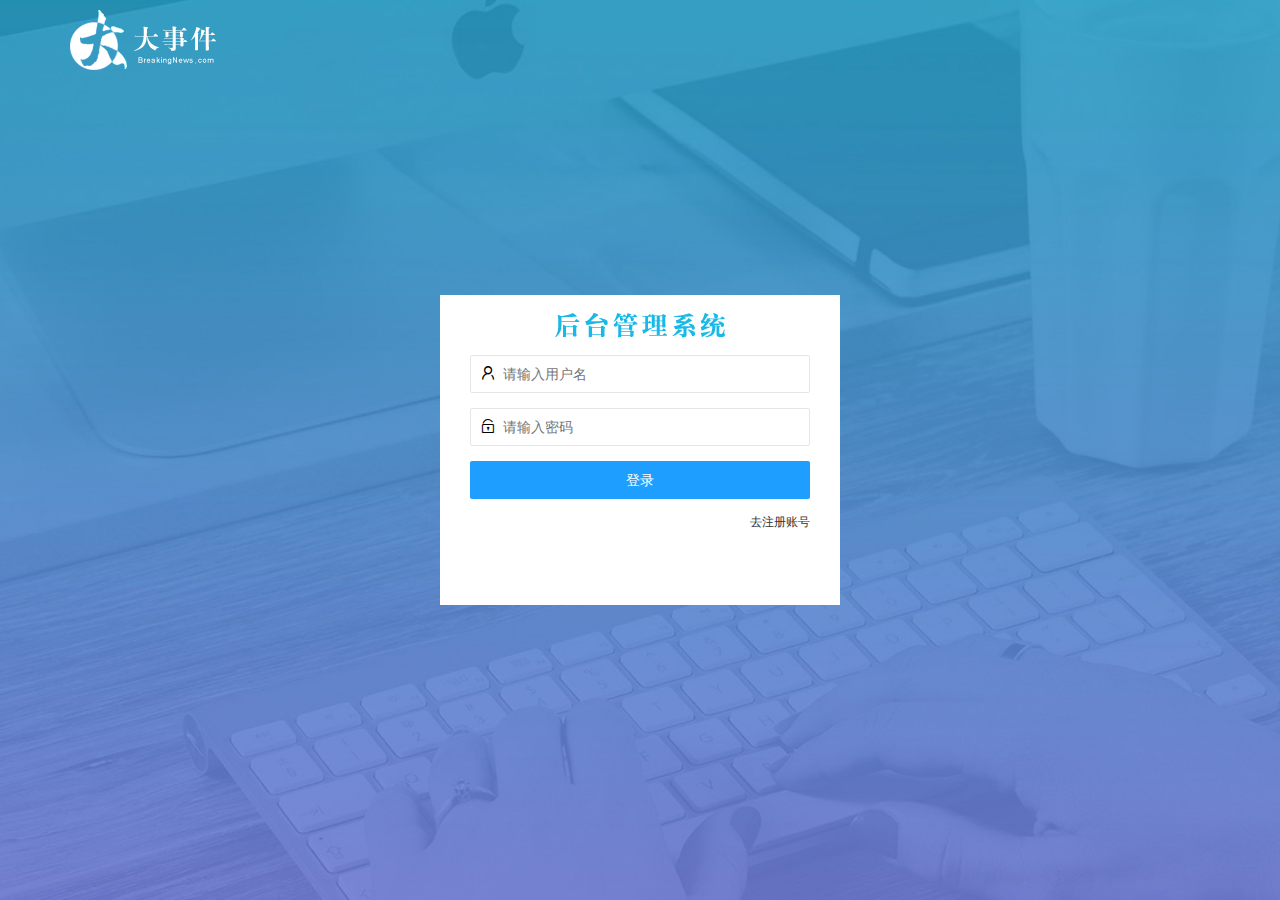
<file: login.html>
<!DOCTYPE html>
<html lang="en">

<head>
    <meta charset="UTF-8">
    <meta name="viewport" content="width=device-width, initial-scale=1.0">
    <title>大事件-登录/注册</title>
    <!-- 导入layui的样式 -->
    <link rel="stylesheet" href="assets/lib/layui/css/layui.css">
    <!-- 导入自己的样式 -->
    <link rel="stylesheet" href="assets/css/login.css">
</head>

<body>
    <!-- 头部logo区域 -->
    <div class="layui-main">
        <img src="./assets/images/logo.png" class="logo">
    </div>
    <!-- 登录注册区域 -->
    <div class="loginAndRegBox">
        <div class="title-box"></div>
        <!-- 登录div -->
        <div class="login-box">
            <!-- 登录表单 -->
            <form class="layui-form" id="form-login">
                <div class="layui-form-item">
                    <i class="layui-icon layui-icon-username"></i>
                    <!-- 如果需要添加表单验证，添加lay-verify属性和属性值即可 -->
                    <input type="text" name="username" required lay-verify="required" placeholder="请输入用户名"
                        autocomplete="off" class="layui-input">
                </div>
                <div class="layui-form-item">
                    <i class="layui-icon layui-icon-password"></i>
                    <input type="password" name="password" required lay-verify="required|pwd" placeholder="请输入密码"
                        autocomplete="off" class="layui-input">
                </div>
                <div class="layui-form-item">
                    <!-- 在layui中，普通按钮和提交按钮唯一的区别就是多了lay-submit这个属性 -->
                    <button class="layui-btn layui-btn-fluid layui-btn-normal" lay-submit>登录</button>
                </div>
                <div class="layui-form-item links">
                    <a href="javascript:;" id='link_login'>去注册账号</a>
                </div>
            </form>
        </div>
        <!-- 注册div -->
        <div class="reg-box">
            <!-- 注册表单 -->
            <form class="layui-form" id="form-reg">
                <div class="layui-form-item">
                    <i class="layui-icon layui-icon-username"></i>
                    <input type="text" name="username" required lay-verify="required" placeholder="请输入用户名"
                        autocomplete="off" class="layui-input">
                </div>
                <div class="layui-form-item">
                    <i class="layui-icon layui-icon-password"></i>
                    <input type="password" name="password" required lay-verify="required|pwd" placeholder="请输入密码"
                        autocomplete="off" class="layui-input">
                </div>
                <div class="layui-form-item">
                    <i class="layui-icon layui-icon-password"></i>
                    <input type="password" name="repassword" required lay-verify="required|pwd|repwd" placeholder="再次确认密码"
                        autocomplete="off" class="layui-input">
                </div>
                <div class="layui-form-item">
                    <!-- 在layui中，普通按钮和提交按钮唯一的区别就是多了lay-submit这个属性 -->
                    <button class="layui-btn layui-btn-fluid layui-btn-normal" lay-submit>注册</button>
                </div>
                <div class="layui-form-item links">
                    <a href="javascript:;" id='link_reg'>去登录</a>

                </div>
            </form>
        </div>
    </div>
    <!-- 导入layui的js文件 -->
    <script src="./assets/lib/layui/layui.all.js"></script>
    <!-- 导入jQuery -->
    <script src="./assets/lib/jquery.js"></script>
    <!-- 导入baseAPI js文件 -->
    <script src="./assets/js/baseAPI.js"></script>
    <!-- 导入自己的js脚本 -->
    <script src="./assets/js/login.js"></script>
</body>

</html>
</file>
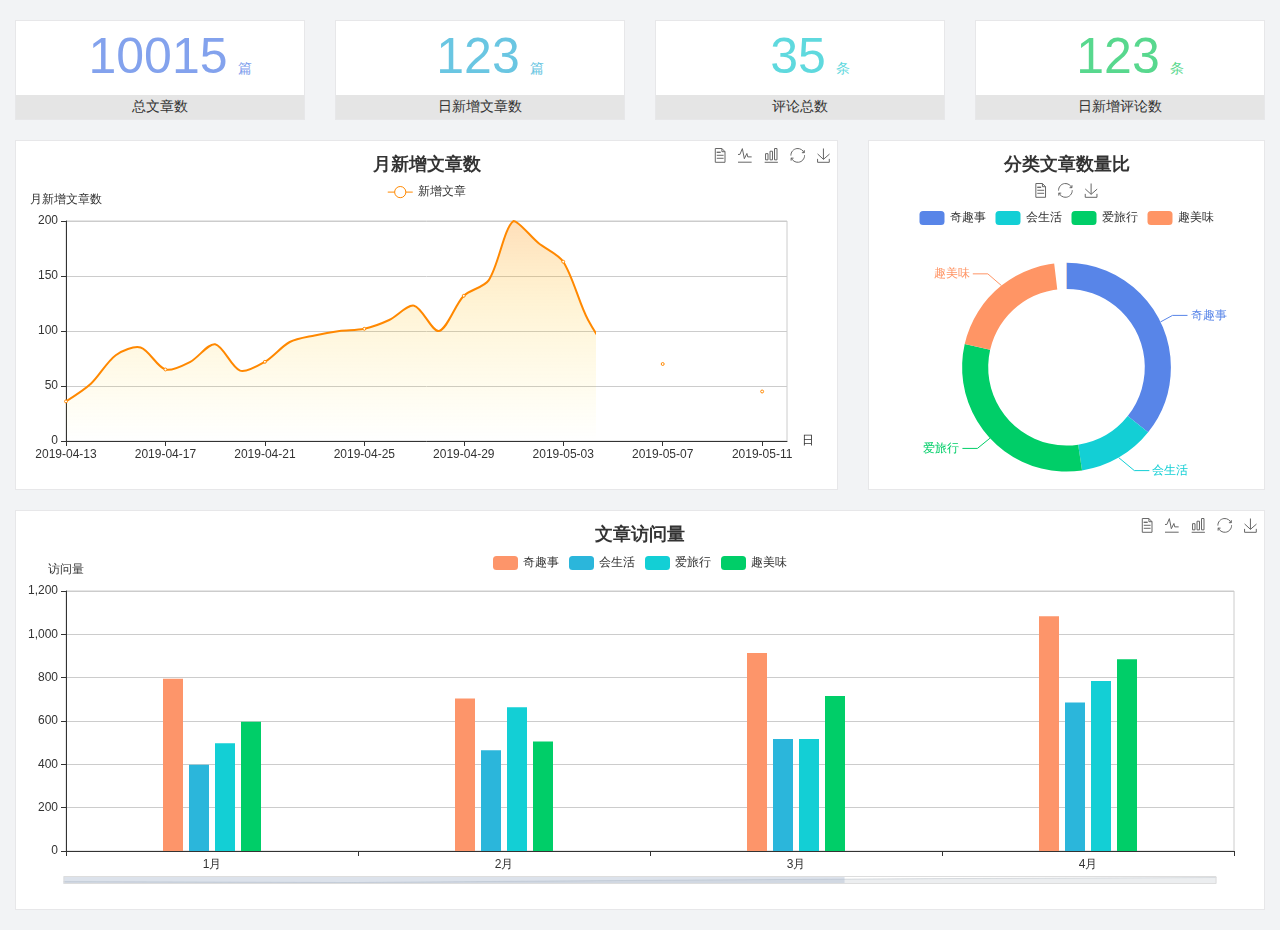
<file: home/dashboard.html>
<!DOCTYPE html>
<html lang="en">

<head>
  <meta charset="UTF-8">
  <meta name="viewport" content="width=device-width, initial-scale=1.0">
  <meta http-equiv="X-UA-Compatible" content="ie=edge">
  <title>图表统计</title>
  <link rel="stylesheet" href="../assets/lib/bootstrap.css" />
  <link rel="stylesheet" href="../assets/lib/main.css" />
  <script src="../assets/lib/jquery.js"></script>
  <script type="text/javascript" src="../assets/lib/echarts.min.js"></script>
</head>

<body>
  <div class="container-fluid">
    <div class="row spannel_list">
      <div class="col-sm-3 col-xs-6">
        <div class="spannel">
          <em>10015</em><span>篇</span>
          <b>总文章数</b>
        </div>
      </div>
      <div class="col-sm-3 col-xs-6">
        <div class="spannel scolor01">
          <em>123</em><span>篇</span>
          <b>日新增文章数</b>
        </div>
      </div>
      <div class="col-sm-3 col-xs-6">
        <div class="spannel scolor02">
          <em>35</em><span>条</span>
          <b>评论总数</b>
        </div>
      </div>
      <div class="col-sm-3 col-xs-6">
        <div class="spannel scolor03">
          <em>123</em><span>条</span>
          <b>日新增评论数</b>
        </div>
      </div>
    </div>
  </div>

  <div class="container-fluid">
    <div class="row curve-pie">
      <div class="col-lg-8 col-md-8">
        <div class="gragh_pannel" id="curve_show"></div>
      </div>
      <div class="col-lg-4 col-md-4">
        <div class="gragh_pannel" id="pie_show"></div>
      </div>
    </div>
  </div>

  <div class="container-fluid">
    <div class="column_pannel" id="column_show"></div>
  </div>

  <script>
    var oChart = echarts.init(document.getElementById('curve_show'));
    var aList_all = [
      { 'count': 36, 'date': '2019-04-13' },
      { 'count': 52, 'date': '2019-04-14' },
      { 'count': 78, 'date': '2019-04-15' },
      { 'count': 85, 'date': '2019-04-16' },
      { 'count': 65, 'date': '2019-04-17' },
      { 'count': 72, 'date': '2019-04-18' },
      { 'count': 88, 'date': '2019-04-19' },
      { 'count': 64, 'date': '2019-04-20' },
      { 'count': 72, 'date': '2019-04-21' },
      { 'count': 90, 'date': '2019-04-22' },
      { 'count': 96, 'date': '2019-04-23' },
      { 'count': 100, 'date': '2019-04-24' },
      { 'count': 102, 'date': '2019-04-25' },
      { 'count': 110, 'date': '2019-04-26' },
      { 'count': 123, 'date': '2019-04-27' },
      { 'count': 100, 'date': '2019-04-28' },
      { 'count': 132, 'date': '2019-04-29' },
      { 'count': 146, 'date': '2019-04-30' },
      { 'count': 200, 'date': '2019-05-01' },
      { 'count': 180, 'date': '2019-05-02' },
      { 'count': 163, 'date': '2019-05-03' },
      { 'count': 110, 'date': '2019-05-04' },
      { 'count': 80, 'date': '2019-05-05' },
      { 'count': 82, 'date': '2019-05-06' },
      { 'count': 70, 'date': '2019-05-07' },
      { 'count': 65, 'date': '2019-05-08' },
      { 'count': 54, 'date': '2019-05-09' },
      { 'count': 40, 'date': '2019-05-10' },
      { 'count': 45, 'date': '2019-05-11' },
      { 'count': 38, 'date': '2019-05-12' },
    ];

    let aCount = [];
    let aDate = [];

    for (var i = 0; i < aList_all.length; i++) {
      aCount.push(aList_all[i].count);
      aDate.push(aList_all[i].date);
    }

    var chartopt = {
      title: {
        text: '月新增文章数',
        left: 'center',
        top: '10'
      },
      tooltip: {
        trigger: 'axis'
      },
      legend: {
        data: ['新增文章'],
        top: '40'
      },
      toolbox: {
        show: true,
        feature: {
          mark: { show: true },
          dataView: { show: true, readOnly: false },
          magicType: { show: true, type: ['line', 'bar'] },
          restore: { show: true },
          saveAsImage: { show: true }
        }
      },
      calculable: true,
      xAxis: [
        {
          name: '日',
          type: 'category',
          boundaryGap: false,
          data: aDate
        }
      ],
      yAxis: [
        {
          name: '月新增文章数',
          type: 'value'
        }
      ],
      series: [
        {
          name: '新增文章',
          type: 'line',
          smooth: true,
          itemStyle: { normal: { areaStyle: { type: 'default' }, color: '#f80' }, lineStyle: { color: '#f80' } },
          data: aCount
        }],
      areaStyle: {
        normal: {
          color: new echarts.graphic.LinearGradient(0, 0, 0, 1, [{
            offset: 0,
            color: 'rgba(255,136,0,0.39)'
          }, {
            offset: .34,
            color: 'rgba(255,180,0,0.25)'
          }, {
            offset: 1,
            color: 'rgba(255,222,0,0.00)'
          }])

        }
      },
      grid: {
        show: true,
        x: 50,
        x2: 50,
        y: 80,
        height: 220
      }
    };

    oChart.setOption(chartopt);


    var oPie = echarts.init(document.getElementById('pie_show'));
    var oPieopt =
    {
      title: {
        top: 10,
        text: '分类文章数量比',
        x: 'center'
      },
      tooltip: {
        trigger: 'item',
        formatter: "{a} <br/>{b} : {c} ({d}%)"
      },
      color: ['#5885e8', '#13cfd5', '#00ce68', '#ff9565'],
      legend: {
        x: 'center',
        top: 65,
        data: ['奇趣事', '会生活', '爱旅行', '趣美味']
      },
      toolbox: {
        show: true,
        x: 'center',
        top: 35,
        feature: {
          mark: { show: true },
          dataView: { show: true, readOnly: false },
          magicType: {
            show: true,
            type: ['pie', 'funnel'],
            option: {
              funnel: {
                x: '25%',
                width: '50%',
                funnelAlign: 'left',
                max: 1548
              }
            }
          },
          restore: { show: true },
          saveAsImage: { show: true }
        }
      },
      calculable: true,
      series: [
        {
          name: '访问来源',
          type: 'pie',
          radius: ['45%', '60%'],
          center: ['50%', '65%'],
          data: [
            { value: 300, name: '奇趣事' },
            { value: 100, name: '会生活' },
            { value: 260, name: '爱旅行' },
            { value: 180, name: '趣美味' }
          ]
        }
      ]
    };
    oPie.setOption(oPieopt);



    var oColumn = this.echarts.init(document.getElementById('column_show'));
    var oColumnopt =
    {
      title: {
        text: '文章访问量',
        left: 'center',
        top: '10'
      },
      tooltip: {
        trigger: 'axis'
      },
      legend: {
        data: ['奇趣事', '会生活', '爱旅行', '趣美味'],
        top: '40'
      },
      toolbox: {
        show: true,
        feature: {
          mark: { show: true },
          dataView: { show: true, readOnly: false },
          magicType: { show: true, type: ['line', 'bar'] },
          restore: { show: true },
          saveAsImage: { show: true }
        }
      },
      calculable: true,
      xAxis: [
        {
          type: 'category',
          data: ['1月', '2月', '3月', '4月', '5月']
        }
      ],
      yAxis: [
        {
          name: '访问量',
          type: 'value'
        }
      ],
      series: [
        {
          name: '奇趣事',
          type: 'bar',
          barWidth: 20,
          itemStyle: {
            normal: { areaStyle: { type: 'default' }, color: '#fd956a' }
          },
          data: [800, 708, 920, 1090, 1200]
        },
        {
          name: '会生活',
          type: 'bar',
          barWidth: 20,
          itemStyle: {
            normal: { areaStyle: { type: 'default' }, color: '#2bb6db' }
          },
          data: [400, 468, 520, 690, 800]
        },
        {
          name: '爱旅行',
          type: 'bar',
          barWidth: 20,
          itemStyle: {
            normal: { areaStyle: { type: 'default' }, color: '#13cfd5' }
          },
          data: [500, 668, 520, 790, 900]
        },
        {
          name: '趣美味',
          type: 'bar',
          barWidth: 20,
          itemStyle: {
            normal: { areaStyle: { type: 'default' }, color: '#00ce68' }
          },
          data: [600, 508, 720, 890, 1000]
        }
      ],
      grid: {
        show: true,
        x: 50,
        x2: 30,
        y: 80,
        height: 260
      },
      dataZoom: [//给x轴设置滚动条
        {
          start: 0,//默认为0
          end: 100 - 1000 / 31,//默认为100
          type: 'slider',
          show: true,
          xAxisIndex: [0],
          handleSize: 0,//滑动条的 左右2个滑动条的大小
          height: 8,//组件高度
          left: 45, //左边的距离
          right: 50,//右边的距离
          bottom: 26,//右边的距离
          handleColor: '#ddd',//h滑动图标的颜色
          handleStyle: {
            borderColor: "#cacaca",
            borderWidth: "1",
            shadowBlur: 2,
            background: "#ddd",
            shadowColor: "#ddd",
          }
        }]
    };
    oColumn.setOption(oColumnopt);
  </script>
</body>

</html>
</file>
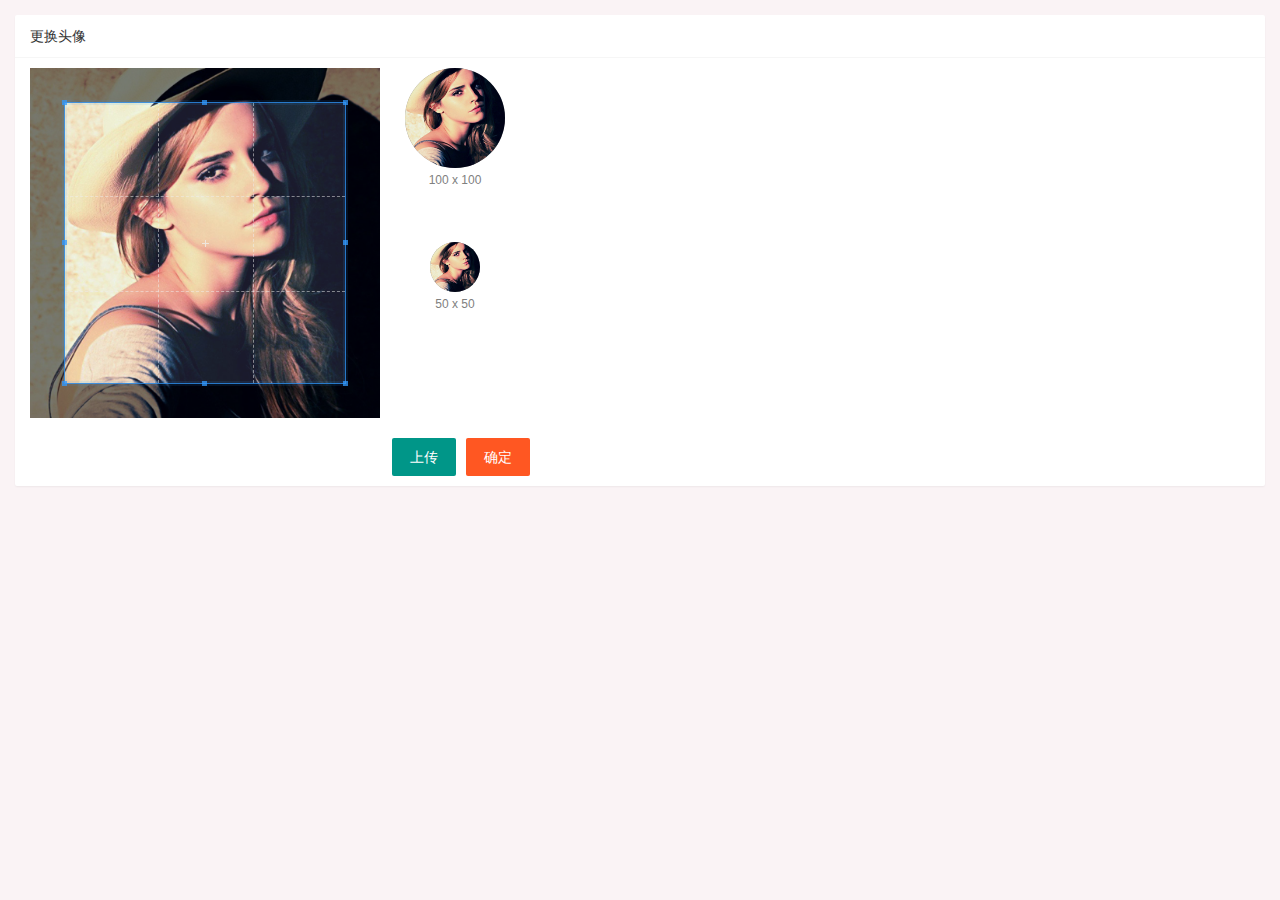
<file: user/user_avatar.html>
<!DOCTYPE html>
<html lang="en">

<head>
  <meta charset="UTF-8">
  <meta name="viewport" content="width=device-width, initial-scale=1.0">
  <title>更换头像</title>
  <link rel="stylesheet" href="../assets/lib/layui/css/layui.css">
  <link rel="stylesheet" href="../assets/lib/cropper/cropper.css">
  <link rel="stylesheet" href="../assets/css/user/user_avatar.css">

</head>

<body>
  <div class="layui-card">
    <div class="layui-card-header">更换头像</div>
    <div class="layui-card-body">
      <!-- 第一行的图片裁剪和预览区域 -->
      <div class="row1">
        <!-- 图片裁剪区域 -->
        <div class="cropper-box">
          <!-- 这个 img 标签很重要，将来会把它初始化为裁剪区域 -->
          <img id="image" src="/assets/images/sample.jpg" />
        </div>
        <!-- 图片的预览区域 -->
        <div class="preview-box">
          <div>
            <!-- 宽高为 100px 的预览区域 -->
            <div class="img-preview w100"></div>
            <p class="size">100 x 100</p>
          </div>
          <div>
            <!-- 宽高为 50px 的预览区域 -->
            <div class="img-preview w50"></div>
            <p class="size">50 x 50</p>
          </div>
        </div>
      </div>

      <!-- 第二行的按钮区域 -->
      <div class="row2">
        <!-- accept属性可以指定允许用户选择指定类型的文件 -->
        <input type="file" id="file" accept="image/png,image/jpeg">
        <button type="button" class="layui-btn" id="btnChooseImage">上传</button>
        <button type="button" class="layui-btn layui-btn-danger" id="btnUpload">确定</button>
      </div>
    </div>
  </div>
  <script src="../assets/lib/layui/layui.all.js"></script>
  <script src="../assets/lib/jquery.js"></script>
  <script src="../assets/js/baseAPI.js"></script>
  <script src="../assets/lib/cropper/Cropper.js"></script>
  <script src="../assets/lib/cropper/jquery-cropper.js"></script>
  <script src="../assets/js/user/user_avatar.js"></script>
</body>

</html>
</file>
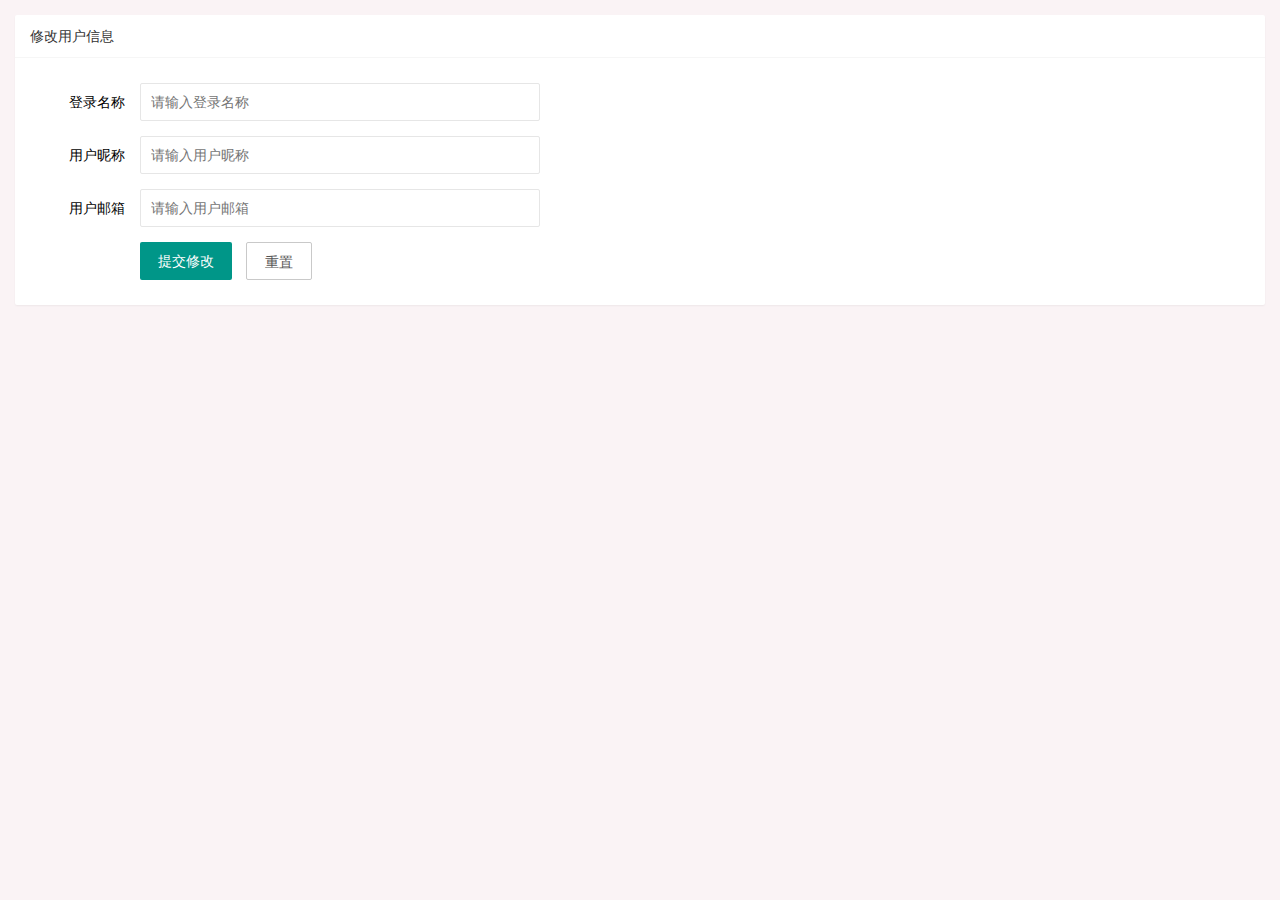
<file: user/user_info.html>
<!DOCTYPE html>
<html lang="en">

<head>
  <meta charset="UTF-8">
  <meta name="viewport" content="width=device-width, initial-scale=1.0">
  <title>基本资料</title>
  <link rel="stylesheet" href="../assets/lib/layui/css/layui.css">
  <link rel="stylesheet" href="../assets/css/user/user_info.css">


</head>

<body>
  <div class="layui-card">
    <div class="layui-card-header">修改用户信息</div>
    <div class="layui-card-body">
      <form class="layui-form" lay-filter="formUserInfo">
        <div class="layui-form-item">
          <input type="hidden" name="id">
        </div>
        <div class="layui-form-item">
          <label class="layui-form-label">登录名称</label>
          <div class="layui-input-block">
            <input type="text" name="username" required lay-verify="required" placeholder="请输入登录名称" autocomplete="off"
              class="layui-input" readonly>
          </div>
        </div>
        <div class="layui-form-item">
          <label class="layui-form-label">用户昵称</label>
          <div class="layui-input-block">
            <input type="text" name="nickname" required lay-verify="required|nickname" placeholder="请输入用户昵称"
              autocomplete="off" class="layui-input">
          </div>
        </div>
        <div class="layui-form-item">
          <label class="layui-form-label">用户邮箱</label>
          <div class="layui-input-block">
            <input type="text" name="email" required lay-verify="required|email" placeholder="请输入用户邮箱"
              autocomplete="off" class="layui-input">
          </div>
        </div>
        <div class="layui-form-item">
          <div class="layui-input-block">
            <button class="layui-btn" lay-submit lay-filter="formDemo">提交修改</button>
            <button type="reset" class="layui-btn layui-btn-primary" id="btnReset">重置</button>
          </div>
        </div>
      </form>
    </div>
  </div>

  <script src="../assets/lib/layui/layui.all.js"></script>
  <script src="../assets/lib/jquery.js"></script>
  <script src="../assets/js/baseAPI.js"></script>
  <script src="../assets/js/user/user_info.js"></script>
</body>

</html>
</file>
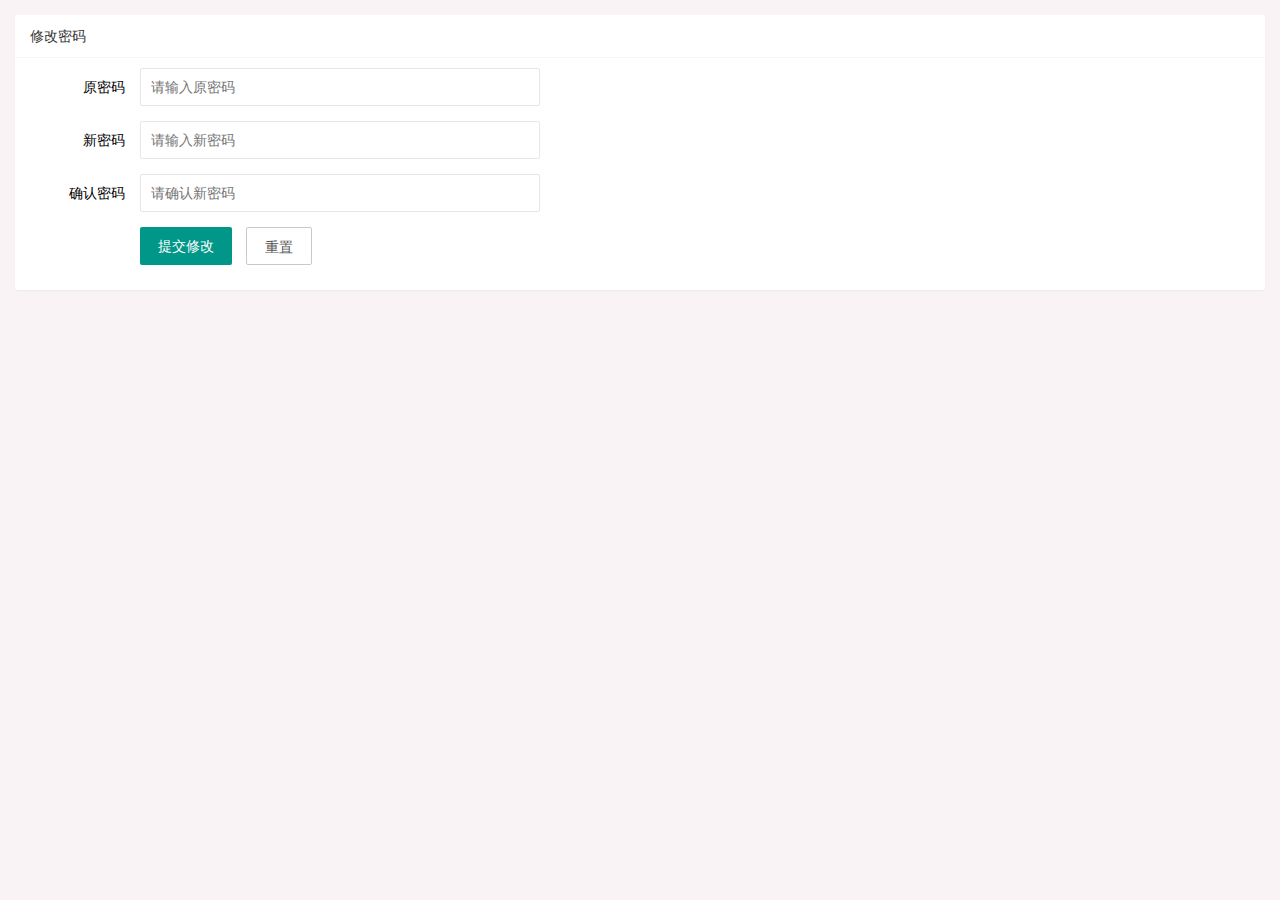
<file: user/user_pwd.html>
<!DOCTYPE html>
<html lang="en">

<head>
  <meta charset="UTF-8">
  <meta name="viewport" content="width=device-width, initial-scale=1.0">
  <title>重置密码</title>
  <link rel="stylesheet" href="../assets/lib/layui/css/layui.css">
  <link rel="stylesheet" href="../assets/css/user/user_pwd.css">
  <script src="../assets/lib/jquery.js"></script>
  <script src="../assets/lib/layui/layui.all.js"></script>
  <script src="../assets/js/baseAPI.js"></script>
  <script src="../assets/js/user/user_pwd.js"></script>
</head>

<body>
  <div class="layui-card">
    <div class="layui-card-header">修改密码</div>
    <div class="layui-card-body">
      <form class="layui-form" action="">
        <div class="layui-form-item">
          <label class="layui-form-label">原密码</label>
          <div class="layui-input-block">
            <input type="text" name="oldPwd" required lay-verify="required|pwd" placeholder="请输入原密码" autocomplete="off"
              class="layui-input">
          </div>
        </div>
        <div class="layui-form-item">
          <label class="layui-form-label">新密码</label>
          <div class="layui-input-block">
            <input type="text" name="newPwd" required lay-verify="required|pwd|samePwd" placeholder="请输入新密码"
              autocomplete="off" class="layui-input">
          </div>
        </div>
        <div class="layui-form-item">
          <label class="layui-form-label">确认密码</label>
          <div class="layui-input-block">
            <input type="text" name="rePwd" required lay-verify="required|pwd|rePwd" placeholder="请确认新密码" autocomplete="off"
              class="layui-input">
          </div>
        </div>
        <div class="layui-form-item">
          <div class="layui-input-block">
            <button class="layui-btn" lay-submit lay-filter="formDemo">提交修改</button>
            <button type="reset" class="layui-btn layui-btn-primary" id="btnReset">重置</button>
          </div>
        </div>
      </form>
    </div>
  </div>

</body>

</html>
</file>
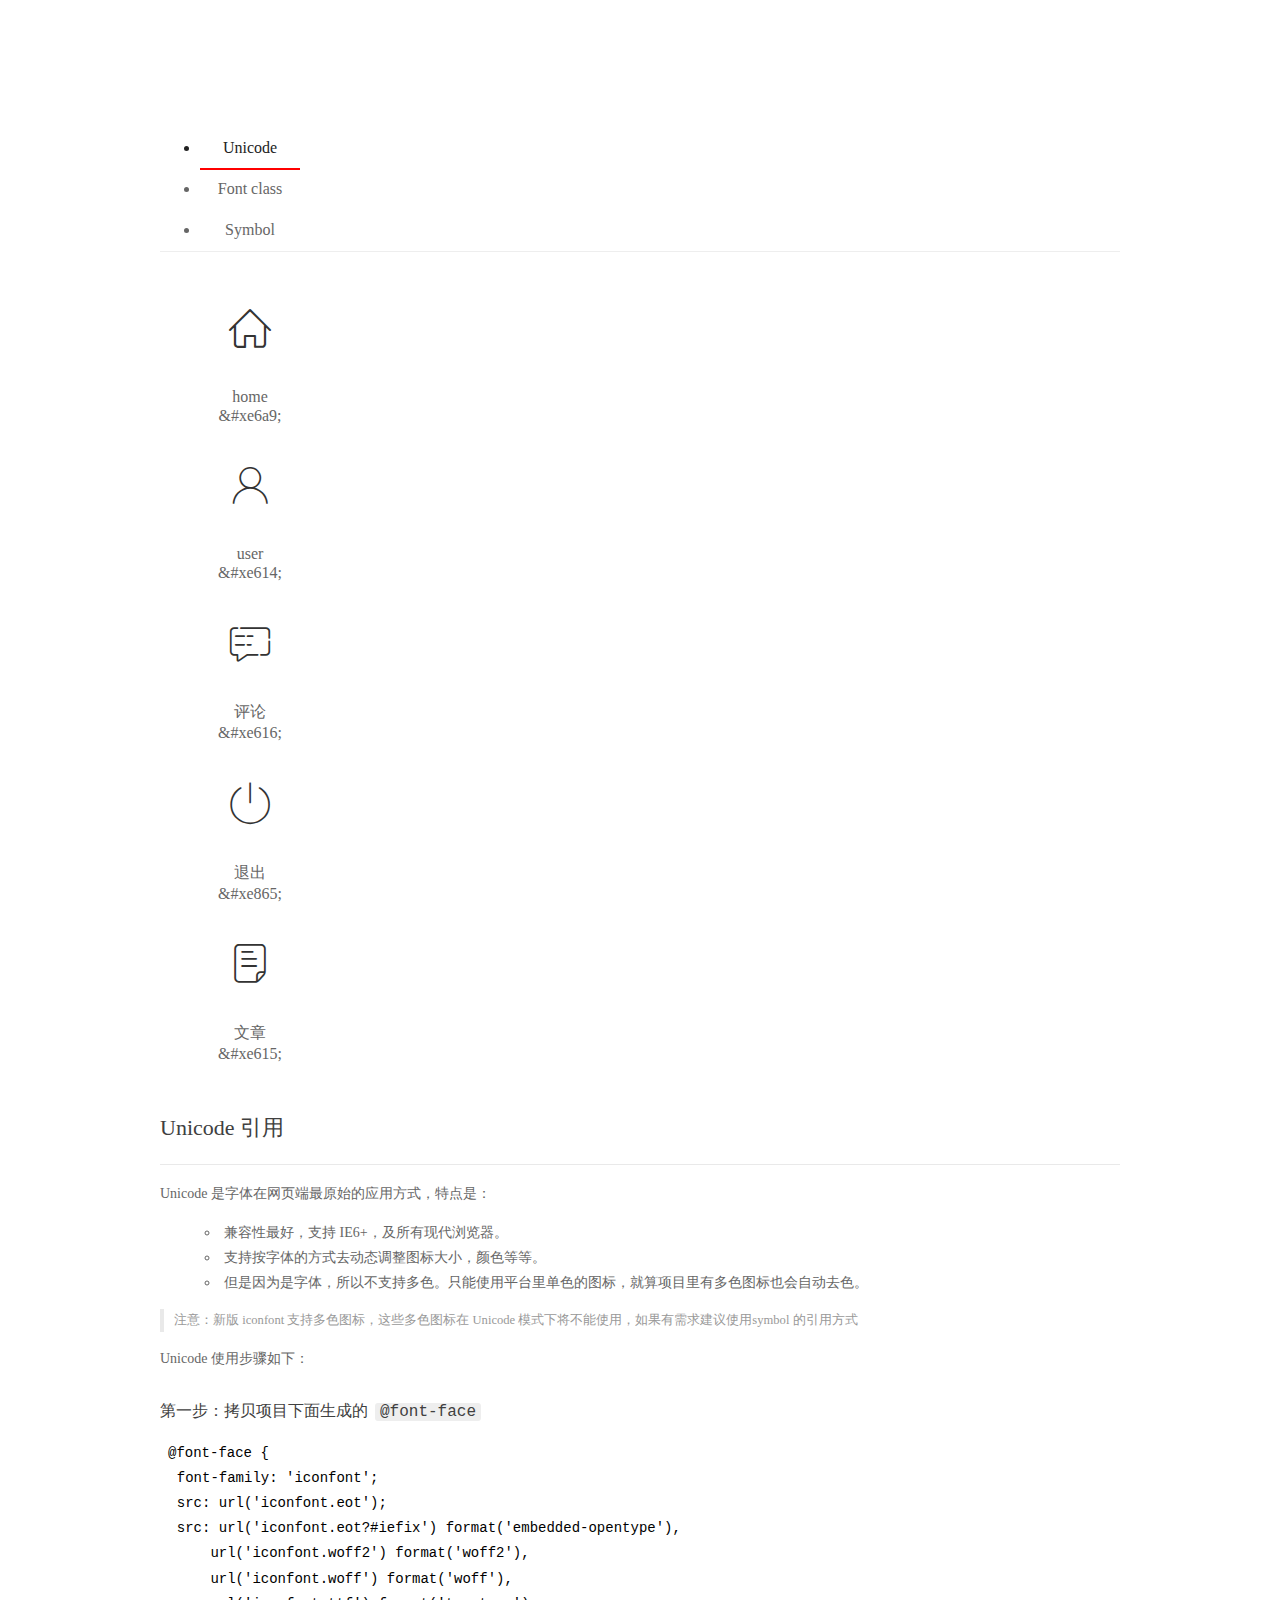
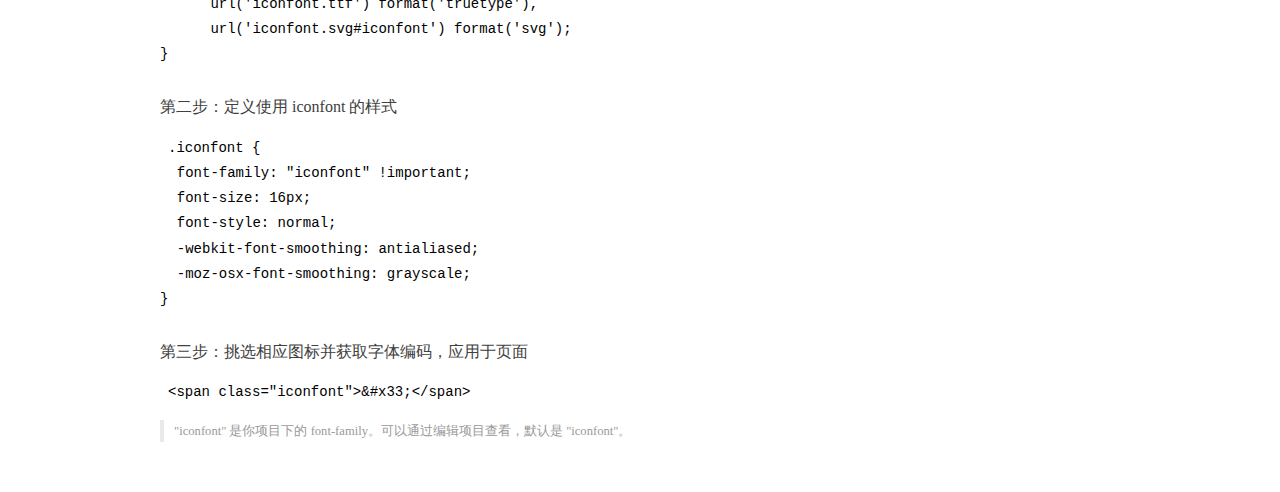
<file: assets/fonts/demo_index.html>
<!DOCTYPE html>
<html>
<head>
  <meta charset="utf-8"/>
  <title>IconFont Demo</title>
  <link rel="shortcut icon" href="https://gtms04.alicdn.com/tps/i4/TB1_oz6GVXXXXaFXpXXJDFnIXXX-64-64.ico" type="image/x-icon"/>
  <link rel="stylesheet" href="https://g.alicdn.com/thx/cube/1.3.2/cube.min.css">
  <link rel="stylesheet" href="demo.css">
  <link rel="stylesheet" href="iconfont.css">
  <script src="iconfont.js"></script>
  <!-- jQuery -->
  <script src="https://a1.alicdn.com/oss/uploads/2018/12/26/7bfddb60-08e8-11e9-9b04-53e73bb6408b.js"></script>
  <!-- 代码高亮 -->
  <script src="https://a1.alicdn.com/oss/uploads/2018/12/26/a3f714d0-08e6-11e9-8a15-ebf944d7534c.js"></script>
</head>
<body>
  <div class="main">
    <h1 class="logo"><a href="https://www.iconfont.cn/" title="iconfont 首页" target="_blank">&#xe86b;</a></h1>
    <div class="nav-tabs">
      <ul id="tabs" class="dib-box">
        <li class="dib active"><span>Unicode</span></li>
        <li class="dib"><span>Font class</span></li>
        <li class="dib"><span>Symbol</span></li>
      </ul>
      
    </div>
    <div class="tab-container">
      <div class="content unicode" style="display: block;">
          <ul class="icon_lists dib-box">
          
            <li class="dib">
              <span class="icon iconfont">&#xe6a9;</span>
                <div class="name">home</div>
                <div class="code-name">&amp;#xe6a9;</div>
              </li>
          
            <li class="dib">
              <span class="icon iconfont">&#xe614;</span>
                <div class="name">user</div>
                <div class="code-name">&amp;#xe614;</div>
              </li>
          
            <li class="dib">
              <span class="icon iconfont">&#xe616;</span>
                <div class="name">评论</div>
                <div class="code-name">&amp;#xe616;</div>
              </li>
          
            <li class="dib">
              <span class="icon iconfont">&#xe865;</span>
                <div class="name">退出</div>
                <div class="code-name">&amp;#xe865;</div>
              </li>
          
            <li class="dib">
              <span class="icon iconfont">&#xe615;</span>
                <div class="name">文章</div>
                <div class="code-name">&amp;#xe615;</div>
              </li>
          
          </ul>
          <div class="article markdown">
          <h2 id="unicode-">Unicode 引用</h2>
          <hr>

          <p>Unicode 是字体在网页端最原始的应用方式，特点是：</p>
          <ul>
            <li>兼容性最好，支持 IE6+，及所有现代浏览器。</li>
            <li>支持按字体的方式去动态调整图标大小，颜色等等。</li>
            <li>但是因为是字体，所以不支持多色。只能使用平台里单色的图标，就算项目里有多色图标也会自动去色。</li>
          </ul>
          <blockquote>
            <p>注意：新版 iconfont 支持多色图标，这些多色图标在 Unicode 模式下将不能使用，如果有需求建议使用symbol 的引用方式</p>
          </blockquote>
          <p>Unicode 使用步骤如下：</p>
          <h3 id="-font-face">第一步：拷贝项目下面生成的 <code>@font-face</code></h3>
<pre><code class="language-css"
>@font-face {
  font-family: 'iconfont';
  src: url('iconfont.eot');
  src: url('iconfont.eot?#iefix') format('embedded-opentype'),
      url('iconfont.woff2') format('woff2'),
      url('iconfont.woff') format('woff'),
      url('iconfont.ttf') format('truetype'),
      url('iconfont.svg#iconfont') format('svg');
}
</code></pre>
          <h3 id="-iconfont-">第二步：定义使用 iconfont 的样式</h3>
<pre><code class="language-css"
>.iconfont {
  font-family: "iconfont" !important;
  font-size: 16px;
  font-style: normal;
  -webkit-font-smoothing: antialiased;
  -moz-osx-font-smoothing: grayscale;
}
</code></pre>
          <h3 id="-">第三步：挑选相应图标并获取字体编码，应用于页面</h3>
<pre>
<code class="language-html"
>&lt;span class="iconfont"&gt;&amp;#x33;&lt;/span&gt;
</code></pre>
          <blockquote>
            <p>"iconfont" 是你项目下的 font-family。可以通过编辑项目查看，默认是 "iconfont"。</p>
          </blockquote>
          </div>
      </div>
      <div class="content font-class">
        <ul class="icon_lists dib-box">
          
          <li class="dib">
            <span class="icon iconfont icon-home"></span>
            <div class="name">
              home
            </div>
            <div class="code-name">.icon-home
            </div>
          </li>
          
          <li class="dib">
            <span class="icon iconfont icon-user"></span>
            <div class="name">
              user
            </div>
            <div class="code-name">.icon-user
            </div>
          </li>
          
          <li class="dib">
            <span class="icon iconfont icon-pinglun"></span>
            <div class="name">
              评论
            </div>
            <div class="code-name">.icon-pinglun
            </div>
          </li>
          
          <li class="dib">
            <span class="icon iconfont icon-tuichu"></span>
            <div class="name">
              退出
            </div>
            <div class="code-name">.icon-tuichu
            </div>
          </li>
          
          <li class="dib">
            <span class="icon iconfont icon-16"></span>
            <div class="name">
              文章
            </div>
            <div class="code-name">.icon-16
            </div>
          </li>
          
        </ul>
        <div class="article markdown">
        <h2 id="font-class-">font-class 引用</h2>
        <hr>

        <p>font-class 是 Unicode 使用方式的一种变种，主要是解决 Unicode 书写不直观，语意不明确的问题。</p>
        <p>与 Unicode 使用方式相比，具有如下特点：</p>
        <ul>
          <li>兼容性良好，支持 IE8+，及所有现代浏览器。</li>
          <li>相比于 Unicode 语意明确，书写更直观。可以很容易分辨这个 icon 是什么。</li>
          <li>因为使用 class 来定义图标，所以当要替换图标时，只需要修改 class 里面的 Unicode 引用。</li>
          <li>不过因为本质上还是使用的字体，所以多色图标还是不支持的。</li>
        </ul>
        <p>使用步骤如下：</p>
        <h3 id="-fontclass-">第一步：引入项目下面生成的 fontclass 代码：</h3>
<pre><code class="language-html">&lt;link rel="stylesheet" href="./iconfont.css"&gt;
</code></pre>
        <h3 id="-">第二步：挑选相应图标并获取类名，应用于页面：</h3>
<pre><code class="language-html">&lt;span class="iconfont icon-xxx"&gt;&lt;/span&gt;
</code></pre>
        <blockquote>
          <p>"
            iconfont" 是你项目下的 font-family。可以通过编辑项目查看，默认是 "iconfont"。</p>
        </blockquote>
      </div>
      </div>
      <div class="content symbol">
          <ul class="icon_lists dib-box">
          
            <li class="dib">
                <svg class="icon svg-icon" aria-hidden="true">
                  <use xlink:href="#icon-home"></use>
                </svg>
                <div class="name">home</div>
                <div class="code-name">#icon-home</div>
            </li>
          
            <li class="dib">
                <svg class="icon svg-icon" aria-hidden="true">
                  <use xlink:href="#icon-user"></use>
                </svg>
                <div class="name">user</div>
                <div class="code-name">#icon-user</div>
            </li>
          
            <li class="dib">
                <svg class="icon svg-icon" aria-hidden="true">
                  <use xlink:href="#icon-pinglun"></use>
                </svg>
                <div class="name">评论</div>
                <div class="code-name">#icon-pinglun</div>
            </li>
          
            <li class="dib">
                <svg class="icon svg-icon" aria-hidden="true">
                  <use xlink:href="#icon-tuichu"></use>
                </svg>
                <div class="name">退出</div>
                <div class="code-name">#icon-tuichu</div>
            </li>
          
            <li class="dib">
                <svg class="icon svg-icon" aria-hidden="true">
                  <use xlink:href="#icon-16"></use>
                </svg>
                <div class="name">文章</div>
                <div class="code-name">#icon-16</div>
            </li>
          
          </ul>
          <div class="article markdown">
          <h2 id="symbol-">Symbol 引用</h2>
          <hr>

          <p>这是一种全新的使用方式，应该说这才是未来的主流，也是平台目前推荐的用法。相关介绍可以参考这篇<a href="">文章</a>
            这种用法其实是做了一个 SVG 的集合，与另外两种相比具有如下特点：</p>
          <ul>
            <li>支持多色图标了，不再受单色限制。</li>
            <li>通过一些技巧，支持像字体那样，通过 <code>font-size</code>, <code>color</code> 来调整样式。</li>
            <li>兼容性较差，支持 IE9+，及现代浏览器。</li>
            <li>浏览器渲染 SVG 的性能一般，还不如 png。</li>
          </ul>
          <p>使用步骤如下：</p>
          <h3 id="-symbol-">第一步：引入项目下面生成的 symbol 代码：</h3>
<pre><code class="language-html">&lt;script src="./iconfont.js"&gt;&lt;/script&gt;
</code></pre>
          <h3 id="-css-">第二步：加入通用 CSS 代码（引入一次就行）：</h3>
<pre><code class="language-html">&lt;style&gt;
.icon {
  width: 1em;
  height: 1em;
  vertical-align: -0.15em;
  fill: currentColor;
  overflow: hidden;
}
&lt;/style&gt;
</code></pre>
          <h3 id="-">第三步：挑选相应图标并获取类名，应用于页面：</h3>
<pre><code class="language-html">&lt;svg class="icon" aria-hidden="true"&gt;
  &lt;use xlink:href="#icon-xxx"&gt;&lt;/use&gt;
&lt;/svg&gt;
</code></pre>
          </div>
      </div>

    </div>
  </div>
  <script>
  $(document).ready(function () {
      $('.tab-container .content:first').show()

      $('#tabs li').click(function (e) {
        var tabContent = $('.tab-container .content')
        var index = $(this).index()

        if ($(this).hasClass('active')) {
          return
        } else {
          $('#tabs li').removeClass('active')
          $(this).addClass('active')

          tabContent.hide().eq(index).fadeIn()
        }
      })
    })
  </script>
</body>
</html>
</file>
<file: assets/lib/layui/css/layui.css>
/** layui-v2.5.5 MIT License By https://www.layui.com */
 .layui-inline,img{display:inline-block;vertical-align:middle}h1,h2,h3,h4,h5,h6{font-weight:400}.layui-edge,.layui-header,.layui-inline,.layui-main{position:relative}.layui-body,.layui-edge,.layui-elip{overflow:hidden}.layui-btn,.layui-edge,.layui-inline,img{vertical-align:middle}.layui-btn,.layui-disabled,.layui-icon,.layui-unselect{-moz-user-select:none;-webkit-user-select:none;-ms-user-select:none}.layui-elip,.layui-form-checkbox span,.layui-form-pane .layui-form-label{text-overflow:ellipsis;white-space:nowrap}.layui-breadcrumb,.layui-tree-btnGroup{visibility:hidden}blockquote,body,button,dd,div,dl,dt,form,h1,h2,h3,h4,h5,h6,input,li,ol,p,pre,td,textarea,th,ul{margin:0;padding:0;-webkit-tap-highlight-color:rgba(0,0,0,0)}a:active,a:hover{outline:0}img{border:none}li{list-style:none}table{border-collapse:collapse;border-spacing:0}h4,h5,h6{font-size:100%}button,input,optgroup,option,select,textarea{font-family:inherit;font-size:inherit;font-style:inherit;font-weight:inherit;outline:0}pre{white-space:pre-wrap;white-space:-moz-pre-wrap;white-space:-pre-wrap;white-space:-o-pre-wrap;word-wrap:break-word}body{line-height:24px;font:14px Helvetica Neue,Helvetica,PingFang SC,Tahoma,Arial,sans-serif}hr{height:1px;margin:10px 0;border:0;clear:both}a{color:#333;text-decoration:none}a:hover{color:#777}a cite{font-style:normal;*cursor:pointer}.layui-border-box,.layui-border-box *{box-sizing:border-box}.layui-box,.layui-box *{box-sizing:content-box}.layui-clear{clear:both;*zoom:1}.layui-clear:after{content:'\20';clear:both;*zoom:1;display:block;height:0}.layui-inline{*display:inline;*zoom:1}.layui-edge{display:inline-block;width:0;height:0;border-width:6px;border-style:dashed;border-color:transparent}.layui-edge-top{top:-4px;border-bottom-color:#999;border-bottom-style:solid}.layui-edge-right{border-left-color:#999;border-left-style:solid}.layui-edge-bottom{top:2px;border-top-color:#999;border-top-style:solid}.layui-edge-left{border-right-color:#999;border-right-style:solid}.layui-disabled,.layui-disabled:hover{color:#d2d2d2!important;cursor:not-allowed!important}.layui-circle{border-radius:100%}.layui-show{display:block!important}.layui-hide{display:none!important}@font-face{font-family:layui-icon;src:url(../font/iconfont.eot?v=250);src:url(../font/iconfont.eot?v=250#iefix) format('embedded-opentype'),url(../font/iconfont.woff2?v=250) format('woff2'),url(../font/iconfont.woff?v=250) format('woff'),url(../font/iconfont.ttf?v=250) format('truetype'),url(../font/iconfont.svg?v=250#layui-icon) format('svg')}.layui-icon{font-family:layui-icon!important;font-size:16px;font-style:normal;-webkit-font-smoothing:antialiased;-moz-osx-font-smoothing:grayscale}.layui-icon-reply-fill:before{content:"\e611"}.layui-icon-set-fill:before{content:"\e614"}.layui-icon-menu-fill:before{content:"\e60f"}.layui-icon-search:before{content:"\e615"}.layui-icon-share:before{content:"\e641"}.layui-icon-set-sm:before{content:"\e620"}.layui-icon-engine:before{content:"\e628"}.layui-icon-close:before{content:"\1006"}.layui-icon-close-fill:before{content:"\1007"}.layui-icon-chart-screen:before{content:"\e629"}.layui-icon-star:before{content:"\e600"}.layui-icon-circle-dot:before{content:"\e617"}.layui-icon-chat:before{content:"\e606"}.layui-icon-release:before{content:"\e609"}.layui-icon-list:before{content:"\e60a"}.layui-icon-chart:before{content:"\e62c"}.layui-icon-ok-circle:before{content:"\1005"}.layui-icon-layim-theme:before{content:"\e61b"}.layui-icon-table:before{content:"\e62d"}.layui-icon-right:before{content:"\e602"}.layui-icon-left:before{content:"\e603"}.layui-icon-cart-simple:before{content:"\e698"}.layui-icon-face-cry:before{content:"\e69c"}.layui-icon-face-smile:before{content:"\e6af"}.layui-icon-survey:before{content:"\e6b2"}.layui-icon-tree:before{content:"\e62e"}.layui-icon-upload-circle:before{content:"\e62f"}.layui-icon-add-circle:before{content:"\e61f"}.layui-icon-download-circle:before{content:"\e601"}.layui-icon-templeate-1:before{content:"\e630"}.layui-icon-util:before{content:"\e631"}.layui-icon-face-surprised:before{content:"\e664"}.layui-icon-edit:before{content:"\e642"}.layui-icon-speaker:before{content:"\e645"}.layui-icon-down:before{content:"\e61a"}.layui-icon-file:before{content:"\e621"}.layui-icon-layouts:before{content:"\e632"}.layui-icon-rate-half:before{content:"\e6c9"}.layui-icon-add-circle-fine:before{content:"\e608"}.layui-icon-prev-circle:before{content:"\e633"}.layui-icon-read:before{content:"\e705"}.layui-icon-404:before{content:"\e61c"}.layui-icon-carousel:before{content:"\e634"}.layui-icon-help:before{content:"\e607"}.layui-icon-code-circle:before{content:"\e635"}.layui-icon-water:before{content:"\e636"}.layui-icon-username:before{content:"\e66f"}.layui-icon-find-fill:before{content:"\e670"}.layui-icon-about:before{content:"\e60b"}.layui-icon-location:before{content:"\e715"}.layui-icon-up:before{content:"\e619"}.layui-icon-pause:before{content:"\e651"}.layui-icon-date:before{content:"\e637"}.layui-icon-layim-uploadfile:before{content:"\e61d"}.layui-icon-delete:before{content:"\e640"}.layui-icon-play:before{content:"\e652"}.layui-icon-top:before{content:"\e604"}.layui-icon-friends:before{content:"\e612"}.layui-icon-refresh-3:before{content:"\e9aa"}.layui-icon-ok:before{content:"\e605"}.layui-icon-layer:before{content:"\e638"}.layui-icon-face-smile-fine:before{content:"\e60c"}.layui-icon-dollar:before{content:"\e659"}.layui-icon-group:before{content:"\e613"}.layui-icon-layim-download:before{content:"\e61e"}.layui-icon-picture-fine:before{content:"\e60d"}.layui-icon-link:before{content:"\e64c"}.layui-icon-diamond:before{content:"\e735"}.layui-icon-log:before{content:"\e60e"}.layui-icon-rate-solid:before{content:"\e67a"}.layui-icon-fonts-del:before{content:"\e64f"}.layui-icon-unlink:before{content:"\e64d"}.layui-icon-fonts-clear:before{content:"\e639"}.layui-icon-triangle-r:before{content:"\e623"}.layui-icon-circle:before{content:"\e63f"}.layui-icon-radio:before{content:"\e643"}.layui-icon-align-center:before{content:"\e647"}.layui-icon-align-right:before{content:"\e648"}.layui-icon-align-left:before{content:"\e649"}.layui-icon-loading-1:before{content:"\e63e"}.layui-icon-return:before{content:"\e65c"}.layui-icon-fonts-strong:before{content:"\e62b"}.layui-icon-upload:before{content:"\e67c"}.layui-icon-dialogue:before{content:"\e63a"}.layui-icon-video:before{content:"\e6ed"}.layui-icon-headset:before{content:"\e6fc"}.layui-icon-cellphone-fine:before{content:"\e63b"}.layui-icon-add-1:before{content:"\e654"}.layui-icon-face-smile-b:before{content:"\e650"}.layui-icon-fonts-html:before{content:"\e64b"}.layui-icon-form:before{content:"\e63c"}.layui-icon-cart:before{content:"\e657"}.layui-icon-camera-fill:before{content:"\e65d"}.layui-icon-tabs:before{content:"\e62a"}.layui-icon-fonts-code:before{content:"\e64e"}.layui-icon-fire:before{content:"\e756"}.layui-icon-set:before{content:"\e716"}.layui-icon-fonts-u:before{content:"\e646"}.layui-icon-triangle-d:before{content:"\e625"}.layui-icon-tips:before{content:"\e702"}.layui-icon-picture:before{content:"\e64a"}.layui-icon-more-vertical:before{content:"\e671"}.layui-icon-flag:before{content:"\e66c"}.layui-icon-loading:before{content:"\e63d"}.layui-icon-fonts-i:before{content:"\e644"}.layui-icon-refresh-1:before{content:"\e666"}.layui-icon-rmb:before{content:"\e65e"}.layui-icon-home:before{content:"\e68e"}.layui-icon-user:before{content:"\e770"}.layui-icon-notice:before{content:"\e667"}.layui-icon-login-weibo:before{content:"\e675"}.layui-icon-voice:before{content:"\e688"}.layui-icon-upload-drag:before{content:"\e681"}.layui-icon-login-qq:before{content:"\e676"}.layui-icon-snowflake:before{content:"\e6b1"}.layui-icon-file-b:before{content:"\e655"}.layui-icon-template:before{content:"\e663"}.layui-icon-auz:before{content:"\e672"}.layui-icon-console:before{content:"\e665"}.layui-icon-app:before{content:"\e653"}.layui-icon-prev:before{content:"\e65a"}.layui-icon-website:before{content:"\e7ae"}.layui-icon-next:before{content:"\e65b"}.layui-icon-component:before{content:"\e857"}.layui-icon-more:before{content:"\e65f"}.layui-icon-login-wechat:before{content:"\e677"}.layui-icon-shrink-right:before{content:"\e668"}.layui-icon-spread-left:before{content:"\e66b"}.layui-icon-camera:before{content:"\e660"}.layui-icon-note:before{content:"\e66e"}.layui-icon-refresh:before{content:"\e669"}.layui-icon-female:before{content:"\e661"}.layui-icon-male:before{content:"\e662"}.layui-icon-password:before{content:"\e673"}.layui-icon-senior:before{content:"\e674"}.layui-icon-theme:before{content:"\e66a"}.layui-icon-tread:before{content:"\e6c5"}.layui-icon-praise:before{content:"\e6c6"}.layui-icon-star-fill:before{content:"\e658"}.layui-icon-rate:before{content:"\e67b"}.layui-icon-template-1:before{content:"\e656"}.layui-icon-vercode:before{content:"\e679"}.layui-icon-cellphone:before{content:"\e678"}.layui-icon-screen-full:before{content:"\e622"}.layui-icon-screen-restore:before{content:"\e758"}.layui-icon-cols:before{content:"\e610"}.layui-icon-export:before{content:"\e67d"}.layui-icon-print:before{content:"\e66d"}.layui-icon-slider:before{content:"\e714"}.layui-icon-addition:before{content:"\e624"}.layui-icon-subtraction:before{content:"\e67e"}.layui-icon-service:before{content:"\e626"}.layui-icon-transfer:before{content:"\e691"}.layui-main{width:1140px;margin:0 auto}.layui-header{z-index:1000;height:60px}.layui-header a:hover{transition:all .5s;-webkit-transition:all .5s}.layui-side{position:fixed;left:0;top:0;bottom:0;z-index:999;width:200px;overflow-x:hidden}.layui-side-scroll{position:relative;width:220px;height:100%;overflow-x:hidden}.layui-body{position:absolute;left:200px;right:0;top:0;bottom:0;z-index:998;width:auto;overflow-y:auto;box-sizing:border-box}.layui-layout-body{overflow:hidden}.layui-layout-admin .layui-header{background-color:#23262E}.layui-layout-admin .layui-side{top:60px;width:200px;overflow-x:hidden}.layui-layout-admin .layui-body{position:fixed;top:60px;bottom:44px}.layui-layout-admin .layui-main{width:auto;margin:0 15px}.layui-layout-admin .layui-footer{position:fixed;left:200px;right:0;bottom:0;height:44px;line-height:44px;padding:0 15px;background-color:#eee}.layui-layout-admin .layui-logo{position:absolute;left:0;top:0;width:200px;height:100%;line-height:60px;text-align:center;color:#009688;font-size:16px}.layui-layout-admin .layui-header .layui-nav{background:0 0}.layui-layout-left{position:absolute!important;left:200px;top:0}.layui-layout-right{position:absolute!important;right:0;top:0}.layui-container{position:relative;margin:0 auto;padding:0 15px;box-sizing:border-box}.layui-fluid{position:relative;margin:0 auto;padding:0 15px}.layui-row:after,.layui-row:before{content:'';display:block;clear:both}.layui-col-lg1,.layui-col-lg10,.layui-col-lg11,.layui-col-lg12,.layui-col-lg2,.layui-col-lg3,.layui-col-lg4,.layui-col-lg5,.layui-col-lg6,.layui-col-lg7,.layui-col-lg8,.layui-col-lg9,.layui-col-md1,.layui-col-md10,.layui-col-md11,.layui-col-md12,.layui-col-md2,.layui-col-md3,.layui-col-md4,.layui-col-md5,.layui-col-md6,.layui-col-md7,.layui-col-md8,.layui-col-md9,.layui-col-sm1,.layui-col-sm10,.layui-col-sm11,.layui-col-sm12,.layui-col-sm2,.layui-col-sm3,.layui-col-sm4,.layui-col-sm5,.layui-col-sm6,.layui-col-sm7,.layui-col-sm8,.layui-col-sm9,.layui-col-xs1,.layui-col-xs10,.layui-col-xs11,.layui-col-xs12,.layui-col-xs2,.layui-col-xs3,.layui-col-xs4,.layui-col-xs5,.layui-col-xs6,.layui-col-xs7,.layui-col-xs8,.layui-col-xs9{position:relative;display:block;box-sizing:border-box}.layui-col-xs1,.layui-col-xs10,.layui-col-xs11,.layui-col-xs12,.layui-col-xs2,.layui-col-xs3,.layui-col-xs4,.layui-col-xs5,.layui-col-xs6,.layui-col-xs7,.layui-col-xs8,.layui-col-xs9{float:left}.layui-col-xs1{width:8.33333333%}.layui-col-xs2{width:16.66666667%}.layui-col-xs3{width:25%}.layui-col-xs4{width:33.33333333%}.layui-col-xs5{width:41.66666667%}.layui-col-xs6{width:50%}.layui-col-xs7{width:58.33333333%}.layui-col-xs8{width:66.66666667%}.layui-col-xs9{width:75%}.layui-col-xs10{width:83.33333333%}.layui-col-xs11{width:91.66666667%}.layui-col-xs12{width:100%}.layui-col-xs-offset1{margin-left:8.33333333%}.layui-col-xs-offset2{margin-left:16.66666667%}.layui-col-xs-offset3{margin-left:25%}.layui-col-xs-offset4{margin-left:33.33333333%}.layui-col-xs-offset5{margin-left:41.66666667%}.layui-col-xs-offset6{margin-left:50%}.layui-col-xs-offset7{margin-left:58.33333333%}.layui-col-xs-offset8{margin-left:66.66666667%}.layui-col-xs-offset9{margin-left:75%}.layui-col-xs-offset10{margin-left:83.33333333%}.layui-col-xs-offset11{margin-left:91.66666667%}.layui-col-xs-offset12{margin-left:100%}@media screen and (max-width:768px){.layui-hide-xs{display:none!important}.layui-show-xs-block{display:block!important}.layui-show-xs-inline{display:inline!important}.layui-show-xs-inline-block{display:inline-block!important}}@media screen and (min-width:768px){.layui-container{width:750px}.layui-hide-sm{display:none!important}.layui-show-sm-block{display:block!important}.layui-show-sm-inline{display:inline!important}.layui-show-sm-inline-block{display:inline-block!important}.layui-col-sm1,.layui-col-sm10,.layui-col-sm11,.layui-col-sm12,.layui-col-sm2,.layui-col-sm3,.layui-col-sm4,.layui-col-sm5,.layui-col-sm6,.layui-col-sm7,.layui-col-sm8,.layui-col-sm9{float:left}.layui-col-sm1{width:8.33333333%}.layui-col-sm2{width:16.66666667%}.layui-col-sm3{width:25%}.layui-col-sm4{width:33.33333333%}.layui-col-sm5{width:41.66666667%}.layui-col-sm6{width:50%}.layui-col-sm7{width:58.33333333%}.layui-col-sm8{width:66.66666667%}.layui-col-sm9{width:75%}.layui-col-sm10{width:83.33333333%}.layui-col-sm11{width:91.66666667%}.layui-col-sm12{width:100%}.layui-col-sm-offset1{margin-left:8.33333333%}.layui-col-sm-offset2{margin-left:16.66666667%}.layui-col-sm-offset3{margin-left:25%}.layui-col-sm-offset4{margin-left:33.33333333%}.layui-col-sm-offset5{margin-left:41.66666667%}.layui-col-sm-offset6{margin-left:50%}.layui-col-sm-offset7{margin-left:58.33333333%}.layui-col-sm-offset8{margin-left:66.66666667%}.layui-col-sm-offset9{margin-left:75%}.layui-col-sm-offset10{margin-left:83.33333333%}.layui-col-sm-offset11{margin-left:91.66666667%}.layui-col-sm-offset12{margin-left:100%}}@media screen and (min-width:992px){.layui-container{width:970px}.layui-hide-md{display:none!important}.layui-show-md-block{display:block!important}.layui-show-md-inline{display:inline!important}.layui-show-md-inline-block{display:inline-block!important}.layui-col-md1,.layui-col-md10,.layui-col-md11,.layui-col-md12,.layui-col-md2,.layui-col-md3,.layui-col-md4,.layui-col-md5,.layui-col-md6,.layui-col-md7,.layui-col-md8,.layui-col-md9{float:left}.layui-col-md1{width:8.33333333%}.layui-col-md2{width:16.66666667%}.layui-col-md3{width:25%}.layui-col-md4{width:33.33333333%}.layui-col-md5{width:41.66666667%}.layui-col-md6{width:50%}.layui-col-md7{width:58.33333333%}.layui-col-md8{width:66.66666667%}.layui-col-md9{width:75%}.layui-col-md10{width:83.33333333%}.layui-col-md11{width:91.66666667%}.layui-col-md12{width:100%}.layui-col-md-offset1{margin-left:8.33333333%}.layui-col-md-offset2{margin-left:16.66666667%}.layui-col-md-offset3{margin-left:25%}.layui-col-md-offset4{margin-left:33.33333333%}.layui-col-md-offset5{margin-left:41.66666667%}.layui-col-md-offset6{margin-left:50%}.layui-col-md-offset7{margin-left:58.33333333%}.layui-col-md-offset8{margin-left:66.66666667%}.layui-col-md-offset9{margin-left:75%}.layui-col-md-offset10{margin-left:83.33333333%}.layui-col-md-offset11{margin-left:91.66666667%}.layui-col-md-offset12{margin-left:100%}}@media screen and (min-width:1200px){.layui-container{width:1170px}.layui-hide-lg{display:none!important}.layui-show-lg-block{display:block!important}.layui-show-lg-inline{display:inline!important}.layui-show-lg-inline-block{display:inline-block!important}.layui-col-lg1,.layui-col-lg10,.layui-col-lg11,.layui-col-lg12,.layui-col-lg2,.layui-col-lg3,.layui-col-lg4,.layui-col-lg5,.layui-col-lg6,.layui-col-lg7,.layui-col-lg8,.layui-col-lg9{float:left}.layui-col-lg1{width:8.33333333%}.layui-col-lg2{width:16.66666667%}.layui-col-lg3{width:25%}.layui-col-lg4{width:33.33333333%}.layui-col-lg5{width:41.66666667%}.layui-col-lg6{width:50%}.layui-col-lg7{width:58.33333333%}.layui-col-lg8{width:66.66666667%}.layui-col-lg9{width:75%}.layui-col-lg10{width:83.33333333%}.layui-col-lg11{width:91.66666667%}.layui-col-lg12{width:100%}.layui-col-lg-offset1{margin-left:8.33333333%}.layui-col-lg-offset2{margin-left:16.66666667%}.layui-col-lg-offset3{margin-left:25%}.layui-col-lg-offset4{margin-left:33.33333333%}.layui-col-lg-offset5{margin-left:41.66666667%}.layui-col-lg-offset6{margin-left:50%}.layui-col-lg-offset7{margin-left:58.33333333%}.layui-col-lg-offset8{margin-left:66.66666667%}.layui-col-lg-offset9{margin-left:75%}.layui-col-lg-offset10{margin-left:83.33333333%}.layui-col-lg-offset11{margin-left:91.66666667%}.layui-col-lg-offset12{margin-left:100%}}.layui-col-space1{margin:-.5px}.layui-col-space1>*{padding:.5px}.layui-col-space3{margin:-1.5px}.layui-col-space3>*{padding:1.5px}.layui-col-space5{margin:-2.5px}.layui-col-space5>*{padding:2.5px}.layui-col-space8{margin:-3.5px}.layui-col-space8>*{padding:3.5px}.layui-col-space10{margin:-5px}.layui-col-space10>*{padding:5px}.layui-col-space12{margin:-6px}.layui-col-space12>*{padding:6px}.layui-col-space15{margin:-7.5px}.layui-col-space15>*{padding:7.5px}.layui-col-space18{margin:-9px}.layui-col-space18>*{padding:9px}.layui-col-space20{margin:-10px}.layui-col-space20>*{padding:10px}.layui-col-space22{margin:-11px}.layui-col-space22>*{padding:11px}.layui-col-space25{margin:-12.5px}.layui-col-space25>*{padding:12.5px}.layui-col-space30{margin:-15px}.layui-col-space30>*{padding:15px}.layui-btn,.layui-input,.layui-select,.layui-textarea,.layui-upload-button{outline:0;-webkit-appearance:none;transition:all .3s;-webkit-transition:all .3s;box-sizing:border-box}.layui-elem-quote{margin-bottom:10px;padding:15px;line-height:22px;border-left:5px solid #009688;border-radius:0 2px 2px 0;background-color:#f2f2f2}.layui-quote-nm{border-style:solid;border-width:1px 1px 1px 5px;background:0 0}.layui-elem-field{margin-bottom:10px;padding:0;border-width:1px;border-style:solid}.layui-elem-field legend{margin-left:20px;padding:0 10px;font-size:20px;font-weight:300}.layui-field-title{margin:10px 0 20px;border-width:1px 0 0}.layui-field-box{padding:10px 15px}.layui-field-title .layui-field-box{padding:10px 0}.layui-progress{position:relative;height:6px;border-radius:20px;background-color:#e2e2e2}.layui-progress-bar{position:absolute;left:0;top:0;width:0;max-width:100%;height:6px;border-radius:20px;text-align:right;background-color:#5FB878;transition:all .3s;-webkit-transition:all .3s}.layui-progress-big,.layui-progress-big .layui-progress-bar{height:18px;line-height:18px}.layui-progress-text{position:relative;top:-20px;line-height:18px;font-size:12px;color:#666}.layui-progress-big .layui-progress-text{position:static;padding:0 10px;color:#fff}.layui-collapse{border-width:1px;border-style:solid;border-radius:2px}.layui-colla-content,.layui-colla-item{border-top-width:1px;border-top-style:solid}.layui-colla-item:first-child{border-top:none}.layui-colla-title{position:relative;height:42px;line-height:42px;padding:0 15px 0 35px;color:#333;background-color:#f2f2f2;cursor:pointer;font-size:14px;overflow:hidden}.layui-colla-content{display:none;padding:10px 15px;line-height:22px;color:#666}.layui-colla-icon{position:absolute;left:15px;top:0;font-size:14px}.layui-card{margin-bottom:15px;border-radius:2px;background-color:#fff;box-shadow:0 1px 2px 0 rgba(0,0,0,.05)}.layui-card:last-child{margin-bottom:0}.layui-card-header{position:relative;height:42px;line-height:42px;padding:0 15px;border-bottom:1px solid #f6f6f6;color:#333;border-radius:2px 2px 0 0;font-size:14px}.layui-bg-black,.layui-bg-blue,.layui-bg-cyan,.layui-bg-green,.layui-bg-orange,.layui-bg-red{color:#fff!important}.layui-card-body{position:relative;padding:10px 15px;line-height:24px}.layui-card-body[pad15]{padding:15px}.layui-card-body[pad20]{padding:20px}.layui-card-body .layui-table{margin:5px 0}.layui-card .layui-tab{margin:0}.layui-panel-window{position:relative;padding:15px;border-radius:0;border-top:5px solid #E6E6E6;background-color:#fff}.layui-auxiliar-moving{position:fixed;left:0;right:0;top:0;bottom:0;width:100%;height:100%;background:0 0;z-index:9999999999}.layui-form-label,.layui-form-mid,.layui-form-select,.layui-input-block,.layui-input-inline,.layui-textarea{position:relative}.layui-bg-red{background-color:#FF5722!important}.layui-bg-orange{background-color:#FFB800!important}.layui-bg-green{background-color:#009688!important}.layui-bg-cyan{background-color:#2F4056!important}.layui-bg-blue{background-color:#1E9FFF!important}.layui-bg-black{background-color:#393D49!important}.layui-bg-gray{background-color:#eee!important;color:#666!important}.layui-badge-rim,.layui-colla-content,.layui-colla-item,.layui-collapse,.layui-elem-field,.layui-form-pane .layui-form-item[pane],.layui-form-pane .layui-form-label,.layui-input,.layui-layedit,.layui-layedit-tool,.layui-quote-nm,.layui-select,.layui-tab-bar,.layui-tab-card,.layui-tab-title,.layui-tab-title .layui-this:after,.layui-textarea{border-color:#e6e6e6}.layui-timeline-item:before,hr{background-color:#e6e6e6}.layui-text{line-height:22px;font-size:14px;color:#666}.layui-text h1,.layui-text h2,.layui-text h3{font-weight:500;color:#333}.layui-text h1{font-size:30px}.layui-text h2{font-size:24px}.layui-text h3{font-size:18px}.layui-text a:not(.layui-btn){color:#01AAED}.layui-text a:not(.layui-btn):hover{text-decoration:underline}.layui-text ul{padding:5px 0 5px 15px}.layui-text ul li{margin-top:5px;list-style-type:disc}.layui-text em,.layui-word-aux{color:#999!important;padding:0 5px!important}.layui-btn{display:inline-block;height:38px;line-height:38px;padding:0 18px;background-color:#009688;color:#fff;white-space:nowrap;text-align:center;font-size:14px;border:none;border-radius:2px;cursor:pointer}.layui-btn:hover{opacity:.8;filter:alpha(opacity=80);color:#fff}.layui-btn:active{opacity:1;filter:alpha(opacity=100)}.layui-btn+.layui-btn{margin-left:10px}.layui-btn-container{font-size:0}.layui-btn-container .layui-btn{margin-right:10px;margin-bottom:10px}.layui-btn-container .layui-btn+.layui-btn{margin-left:0}.layui-table .layui-btn-container .layui-btn{margin-bottom:9px}.layui-btn-radius{border-radius:100px}.layui-btn .layui-icon{margin-right:3px;font-size:18px;vertical-align:bottom;vertical-align:middle\9}.layui-btn-primary{border:1px solid #C9C9C9;background-color:#fff;color:#555}.layui-btn-primary:hover{border-color:#009688;color:#333}.layui-btn-normal{background-color:#1E9FFF}.layui-btn-warm{background-color:#FFB800}.layui-btn-danger{background-color:#FF5722}.layui-btn-checked{background-color:#5FB878}.layui-btn-disabled,.layui-btn-disabled:active,.layui-btn-disabled:hover{border:1px solid #e6e6e6;background-color:#FBFBFB;color:#C9C9C9;cursor:not-allowed;opacity:1}.layui-btn-lg{height:44px;line-height:44px;padding:0 25px;font-size:16px}.layui-btn-sm{height:30px;line-height:30px;padding:0 10px;font-size:12px}.layui-btn-sm i{font-size:16px!important}.layui-btn-xs{height:22px;line-height:22px;padding:0 5px;font-size:12px}.layui-btn-xs i{font-size:14px!important}.layui-btn-group{display:inline-block;vertical-align:middle;font-size:0}.layui-btn-group .layui-btn{margin-left:0!important;margin-right:0!important;border-left:1px solid rgba(255,255,255,.5);border-radius:0}.layui-btn-group .layui-btn-primary{border-left:none}.layui-btn-group .layui-btn-primary:hover{border-color:#C9C9C9;color:#009688}.layui-btn-group .layui-btn:first-child{border-left:none;border-radius:2px 0 0 2px}.layui-btn-group .layui-btn-primary:first-child{border-left:1px solid #c9c9c9}.layui-btn-group .layui-btn:last-child{border-radius:0 2px 2px 0}.layui-btn-group .layui-btn+.layui-btn{margin-left:0}.layui-btn-group+.layui-btn-group{margin-left:10px}.layui-btn-fluid{width:100%}.layui-input,.layui-select,.layui-textarea{height:38px;line-height:1.3;line-height:38px\9;border-width:1px;border-style:solid;background-color:#fff;border-radius:2px}.layui-input::-webkit-input-placeholder,.layui-select::-webkit-input-placeholder,.layui-textarea::-webkit-input-placeholder{line-height:1.3}.layui-input,.layui-textarea{display:block;width:100%;padding-left:10px}.layui-input:hover,.layui-textarea:hover{border-color:#D2D2D2!important}.layui-input:focus,.layui-textarea:focus{border-color:#C9C9C9!important}.layui-textarea{min-height:100px;height:auto;line-height:20px;padding:6px 10px;resize:vertical}.layui-select{padding:0 10px}.layui-form input[type=checkbox],.layui-form input[type=radio],.layui-form select{display:none}.layui-form [lay-ignore]{display:initial}.layui-form-item{margin-bottom:15px;clear:both;*zoom:1}.layui-form-item:after{content:'\20';clear:both;*zoom:1;display:block;height:0}.layui-form-label{float:left;display:block;padding:9px 15px;width:80px;font-weight:400;line-height:20px;text-align:right}.layui-form-label-col{display:block;float:none;padding:9px 0;line-height:20px;text-align:left}.layui-form-item .layui-inline{margin-bottom:5px;margin-right:10px}.layui-input-block{margin-left:110px;min-height:36px}.layui-input-inline{display:inline-block;vertical-align:middle}.layui-form-item .layui-input-inline{float:left;width:190px;margin-right:10px}.layui-form-text .layui-input-inline{width:auto}.layui-form-mid{float:left;display:block;padding:9px 0!important;line-height:20px;margin-right:10px}.layui-form-danger+.layui-form-select .layui-input,.layui-form-danger:focus{border-color:#FF5722!important}.layui-form-select .layui-input{padding-right:30px;cursor:pointer}.layui-form-select .layui-edge{position:absolute;right:10px;top:50%;margin-top:-3px;cursor:pointer;border-width:6px;border-top-color:#c2c2c2;border-top-style:solid;transition:all .3s;-webkit-transition:all .3s}.layui-form-select dl{display:none;position:absolute;left:0;top:42px;padding:5px 0;z-index:899;min-width:100%;border:1px solid #d2d2d2;max-height:300px;overflow-y:auto;background-color:#fff;border-radius:2px;box-shadow:0 2px 4px rgba(0,0,0,.12);box-sizing:border-box}.layui-form-select dl dd,.layui-form-select dl dt{padding:0 10px;line-height:36px;white-space:nowrap;overflow:hidden;text-overflow:ellipsis}.layui-form-select dl dt{font-size:12px;color:#999}.layui-form-select dl dd{cursor:pointer}.layui-form-select dl dd:hover{background-color:#f2f2f2;-webkit-transition:.5s all;transition:.5s all}.layui-form-select .layui-select-group dd{padding-left:20px}.layui-form-select dl dd.layui-select-tips{padding-left:10px!important;color:#999}.layui-form-select dl dd.layui-this{background-color:#5FB878;color:#fff}.layui-form-checkbox,.layui-form-select dl dd.layui-disabled{background-color:#fff}.layui-form-selected dl{display:block}.layui-form-checkbox,.layui-form-checkbox *,.layui-form-switch{display:inline-block;vertical-align:middle}.layui-form-selected .layui-edge{margin-top:-9px;-webkit-transform:rotate(180deg);transform:rotate(180deg);margin-top:-3px\9}:root .layui-form-selected .layui-edge{margin-top:-9px\0/IE9}.layui-form-selectup dl{top:auto;bottom:42px}.layui-select-none{margin:5px 0;text-align:center;color:#999}.layui-select-disabled .layui-disabled{border-color:#eee!important}.layui-select-disabled .layui-edge{border-top-color:#d2d2d2}.layui-form-checkbox{position:relative;height:30px;line-height:30px;margin-right:10px;padding-right:30px;cursor:pointer;font-size:0;-webkit-transition:.1s linear;transition:.1s linear;box-sizing:border-box}.layui-form-checkbox span{padding:0 10px;height:100%;font-size:14px;border-radius:2px 0 0 2px;background-color:#d2d2d2;color:#fff;overflow:hidden}.layui-form-checkbox:hover span{background-color:#c2c2c2}.layui-form-checkbox i{position:absolute;right:0;top:0;width:30px;height:28px;border:1px solid #d2d2d2;border-left:none;border-radius:0 2px 2px 0;color:#fff;font-size:20px;text-align:center}.layui-form-checkbox:hover i{border-color:#c2c2c2;color:#c2c2c2}.layui-form-checked,.layui-form-checked:hover{border-color:#5FB878}.layui-form-checked span,.layui-form-checked:hover span{background-color:#5FB878}.layui-form-checked i,.layui-form-checked:hover i{color:#5FB878}.layui-form-item .layui-form-checkbox{margin-top:4px}.layui-form-checkbox[lay-skin=primary]{height:auto!important;line-height:normal!important;min-width:18px;min-height:18px;border:none!important;margin-right:0;padding-left:28px;padding-right:0;background:0 0}.layui-form-checkbox[lay-skin=primary] span{padding-left:0;padding-right:15px;line-height:18px;background:0 0;color:#666}.layui-form-checkbox[lay-skin=primary] i{right:auto;left:0;width:16px;height:16px;line-height:16px;border:1px solid #d2d2d2;font-size:12px;border-radius:2px;background-color:#fff;-webkit-transition:.1s linear;transition:.1s linear}.layui-form-checkbox[lay-skin=primary]:hover i{border-color:#5FB878;color:#fff}.layui-form-checked[lay-skin=primary] i{border-color:#5FB878!important;background-color:#5FB878;color:#fff}.layui-checkbox-disbaled[lay-skin=primary] span{background:0 0!important;color:#c2c2c2}.layui-checkbox-disbaled[lay-skin=primary]:hover i{border-color:#d2d2d2}.layui-form-item .layui-form-checkbox[lay-skin=primary]{margin-top:10px}.layui-form-switch{position:relative;height:22px;line-height:22px;min-width:35px;padding:0 5px;margin-top:8px;border:1px solid #d2d2d2;border-radius:20px;cursor:pointer;background-color:#fff;-webkit-transition:.1s linear;transition:.1s linear}.layui-form-switch i{position:absolute;left:5px;top:3px;width:16px;height:16px;border-radius:20px;background-color:#d2d2d2;-webkit-transition:.1s linear;transition:.1s linear}.layui-form-switch em{position:relative;top:0;width:25px;margin-left:21px;padding:0!important;text-align:center!important;color:#999!important;font-style:normal!important;font-size:12px}.layui-form-onswitch{border-color:#5FB878;background-color:#5FB878}.layui-checkbox-disbaled,.layui-checkbox-disbaled i{border-color:#e2e2e2!important}.layui-form-onswitch i{left:100%;margin-left:-21px;background-color:#fff}.layui-form-onswitch em{margin-left:5px;margin-right:21px;color:#fff!important}.layui-checkbox-disbaled span{background-color:#e2e2e2!important}.layui-checkbox-disbaled:hover i{color:#fff!important}[lay-radio]{display:none}.layui-form-radio,.layui-form-radio *{display:inline-block;vertical-align:middle}.layui-form-radio{line-height:28px;margin:6px 10px 0 0;padding-right:10px;cursor:pointer;font-size:0}.layui-form-radio *{font-size:14px}.layui-form-radio>i{margin-right:8px;font-size:22px;color:#c2c2c2}.layui-form-radio>i:hover,.layui-form-radioed>i{color:#5FB878}.layui-radio-disbaled>i{color:#e2e2e2!important}.layui-form-pane .layui-form-label{width:110px;padding:8px 15px;height:38px;line-height:20px;border-width:1px;border-style:solid;border-radius:2px 0 0 2px;text-align:center;background-color:#FBFBFB;overflow:hidden;box-sizing:border-box}.layui-form-pane .layui-input-inline{margin-left:-1px}.layui-form-pane .layui-input-block{margin-left:110px;left:-1px}.layui-form-pane .layui-input{border-radius:0 2px 2px 0}.layui-form-pane .layui-form-text .layui-form-label{float:none;width:100%;border-radius:2px;box-sizing:border-box;text-align:left}.layui-form-pane .layui-form-text .layui-input-inline{display:block;margin:0;top:-1px;clear:both}.layui-form-pane .layui-form-text .layui-input-block{margin:0;left:0;top:-1px}.layui-form-pane .layui-form-text .layui-textarea{min-height:100px;border-radius:0 0 2px 2px}.layui-form-pane .layui-form-checkbox{margin:4px 0 4px 10px}.layui-form-pane .layui-form-radio,.layui-form-pane .layui-form-switch{margin-top:6px;margin-left:10px}.layui-form-pane .layui-form-item[pane]{position:relative;border-width:1px;border-style:solid}.layui-form-pane .layui-form-item[pane] .layui-form-label{position:absolute;left:0;top:0;height:100%;border-width:0 1px 0 0}.layui-form-pane .layui-form-item[pane] .layui-input-inline{margin-left:110px}@media screen and (max-width:450px){.layui-form-item .layui-form-label{text-overflow:ellipsis;overflow:hidden;white-space:nowrap}.layui-form-item .layui-inline{display:block;margin-right:0;margin-bottom:20px;clear:both}.layui-form-item .layui-inline:after{content:'\20';clear:both;display:block;height:0}.layui-form-item .layui-input-inline{display:block;float:none;left:-3px;width:auto;margin:0 0 10px 112px}.layui-form-item .layui-input-inline+.layui-form-mid{margin-left:110px;top:-5px;padding:0}.layui-form-item .layui-form-checkbox{margin-right:5px;margin-bottom:5px}}.layui-layedit{border-width:1px;border-style:solid;border-radius:2px}.layui-layedit-tool{padding:3px 5px;border-bottom-width:1px;border-bottom-style:solid;font-size:0}.layedit-tool-fixed{position:fixed;top:0;border-top:1px solid #e2e2e2}.layui-layedit-tool .layedit-tool-mid,.layui-layedit-tool .layui-icon{display:inline-block;vertical-align:middle;text-align:center;font-size:14px}.layui-layedit-tool .layui-icon{position:relative;width:32px;height:30px;line-height:30px;margin:3px 5px;color:#777;cursor:pointer;border-radius:2px}.layui-layedit-tool .layui-icon:hover{color:#393D49}.layui-layedit-tool .layui-icon:active{color:#000}.layui-layedit-tool .layedit-tool-active{background-color:#e2e2e2;color:#000}.layui-layedit-tool .layui-disabled,.layui-layedit-tool .layui-disabled:hover{color:#d2d2d2;cursor:not-allowed}.layui-layedit-tool .layedit-tool-mid{width:1px;height:18px;margin:0 10px;background-color:#d2d2d2}.layedit-tool-html{width:50px!important;font-size:30px!important}.layedit-tool-b,.layedit-tool-code,.layedit-tool-help{font-size:16px!important}.layedit-tool-d,.layedit-tool-face,.layedit-tool-image,.layedit-tool-unlink{font-size:18px!important}.layedit-tool-image input{position:absolute;font-size:0;left:0;top:0;width:100%;height:100%;opacity:.01;filter:Alpha(opacity=1);cursor:pointer}.layui-layedit-iframe iframe{display:block;width:100%}#LAY_layedit_code{overflow:hidden}.layui-laypage{display:inline-block;*display:inline;*zoom:1;vertical-align:middle;margin:10px 0;font-size:0}.layui-laypage>a:first-child,.layui-laypage>a:first-child em{border-radius:2px 0 0 2px}.layui-laypage>a:last-child,.layui-laypage>a:last-child em{border-radius:0 2px 2px 0}.layui-laypage>:first-child{margin-left:0!important}.layui-laypage>:last-child{margin-right:0!important}.layui-laypage a,.layui-laypage button,.layui-laypage input,.layui-laypage select,.layui-laypage span{border:1px solid #e2e2e2}.layui-laypage a,.layui-laypage span{display:inline-block;*display:inline;*zoom:1;vertical-align:middle;padding:0 15px;height:28px;line-height:28px;margin:0 -1px 5px 0;background-color:#fff;color:#333;font-size:12px}.layui-flow-more a *,.layui-laypage input,.layui-table-view select[lay-ignore]{display:inline-block}.layui-laypage a:hover{color:#009688}.layui-laypage em{font-style:normal}.layui-laypage .layui-laypage-spr{color:#999;font-weight:700}.layui-laypage a{text-decoration:none}.layui-laypage .layui-laypage-curr{position:relative}.layui-laypage .layui-laypage-curr em{position:relative;color:#fff}.layui-laypage .layui-laypage-curr .layui-laypage-em{position:absolute;left:-1px;top:-1px;padding:1px;width:100%;height:100%;background-color:#009688}.layui-laypage-em{border-radius:2px}.layui-laypage-next em,.layui-laypage-prev em{font-family:Sim sun;font-size:16px}.layui-laypage .layui-laypage-count,.layui-laypage .layui-laypage-limits,.layui-laypage .layui-laypage-refresh,.layui-laypage .layui-laypage-skip{margin-left:10px;margin-right:10px;padding:0;border:none}.layui-laypage .layui-laypage-limits,.layui-laypage .layui-laypage-refresh{vertical-align:top}.layui-laypage .layui-laypage-refresh i{font-size:18px;cursor:pointer}.layui-laypage select{height:22px;padding:3px;border-radius:2px;cursor:pointer}.layui-laypage .layui-laypage-skip{height:30px;line-height:30px;color:#999}.layui-laypage button,.layui-laypage input{height:30px;line-height:30px;border-radius:2px;vertical-align:top;background-color:#fff;box-sizing:border-box}.layui-laypage input{width:40px;margin:0 10px;padding:0 3px;text-align:center}.layui-laypage input:focus,.layui-laypage select:focus{border-color:#009688!important}.layui-laypage button{margin-left:10px;padding:0 10px;cursor:pointer}.layui-table,.layui-table-view{margin:10px 0}.layui-flow-more{margin:10px 0;text-align:center;color:#999;font-size:14px}.layui-flow-more a{height:32px;line-height:32px}.layui-flow-more a *{vertical-align:top}.layui-flow-more a cite{padding:0 20px;border-radius:3px;background-color:#eee;color:#333;font-style:normal}.layui-flow-more a cite:hover{opacity:.8}.layui-flow-more a i{font-size:30px;color:#737383}.layui-table{width:100%;background-color:#fff;color:#666}.layui-table tr{transition:all .3s;-webkit-transition:all .3s}.layui-table th{text-align:left;font-weight:400}.layui-table tbody tr:hover,.layui-table thead tr,.layui-table-click,.layui-table-header,.layui-table-hover,.layui-table-mend,.layui-table-patch,.layui-table-tool,.layui-table-total,.layui-table-total tr,.layui-table[lay-even] tr:nth-child(even){background-color:#f2f2f2}.layui-table td,.layui-table th,.layui-table-col-set,.layui-table-fixed-r,.layui-table-grid-down,.layui-table-header,.layui-table-page,.layui-table-tips-main,.layui-table-tool,.layui-table-total,.layui-table-view,.layui-table[lay-skin=line],.layui-table[lay-skin=row]{border-width:1px;border-style:solid;border-color:#e6e6e6}.layui-table td,.layui-table th{position:relative;padding:9px 15px;min-height:20px;line-height:20px;font-size:14px}.layui-table[lay-skin=line] td,.layui-table[lay-skin=line] th{border-width:0 0 1px}.layui-table[lay-skin=row] td,.layui-table[lay-skin=row] th{border-width:0 1px 0 0}.layui-table[lay-skin=nob] td,.layui-table[lay-skin=nob] th{border:none}.layui-table img{max-width:100px}.layui-table[lay-size=lg] td,.layui-table[lay-size=lg] th{padding:15px 30px}.layui-table-view .layui-table[lay-size=lg] .layui-table-cell{height:40px;line-height:40px}.layui-table[lay-size=sm] td,.layui-table[lay-size=sm] th{font-size:12px;padding:5px 10px}.layui-table-view .layui-table[lay-size=sm] .layui-table-cell{height:20px;line-height:20px}.layui-table[lay-data]{display:none}.layui-table-box{position:relative;overflow:hidden}.layui-table-view .layui-table{position:relative;width:auto;margin:0}.layui-table-view .layui-table[lay-skin=line]{border-width:0 1px 0 0}.layui-table-view .layui-table[lay-skin=row]{border-width:0 0 1px}.layui-table-view .layui-table td,.layui-table-view .layui-table th{padding:5px 0;border-top:none;border-left:none}.layui-table-view .layui-table th.layui-unselect .layui-table-cell span{cursor:pointer}.layui-table-view .layui-table td{cursor:default}.layui-table-view .layui-table td[data-edit=text]{cursor:text}.layui-table-view .layui-form-checkbox[lay-skin=primary] i{width:18px;height:18px}.layui-table-view .layui-form-radio{line-height:0;padding:0}.layui-table-view .layui-form-radio>i{margin:0;font-size:20px}.layui-table-init{position:absolute;left:0;top:0;width:100%;height:100%;text-align:center;z-index:110}.layui-table-init .layui-icon{position:absolute;left:50%;top:50%;margin:-15px 0 0 -15px;font-size:30px;color:#c2c2c2}.layui-table-header{border-width:0 0 1px;overflow:hidden}.layui-table-header .layui-table{margin-bottom:-1px}.layui-table-tool .layui-inline[lay-event]{position:relative;width:26px;height:26px;padding:5px;line-height:16px;margin-right:10px;text-align:center;color:#333;border:1px solid #ccc;cursor:pointer;-webkit-transition:.5s all;transition:.5s all}.layui-table-tool .layui-inline[lay-event]:hover{border:1px solid #999}.layui-table-tool-temp{padding-right:120px}.layui-table-tool-self{position:absolute;right:17px;top:10px}.layui-table-tool .layui-table-tool-self .layui-inline[lay-event]{margin:0 0 0 10px}.layui-table-tool-panel{position:absolute;top:29px;left:-1px;padding:5px 0;min-width:150px;min-height:40px;border:1px solid #d2d2d2;text-align:left;overflow-y:auto;background-color:#fff;box-shadow:0 2px 4px rgba(0,0,0,.12)}.layui-table-cell,.layui-table-tool-panel li{overflow:hidden;text-overflow:ellipsis;white-space:nowrap}.layui-table-tool-panel li{padding:0 10px;line-height:30px;-webkit-transition:.5s all;transition:.5s all}.layui-table-tool-panel li .layui-form-checkbox[lay-skin=primary]{width:100%;padding-left:28px}.layui-table-tool-panel li:hover{background-color:#f2f2f2}.layui-table-tool-panel li .layui-form-checkbox[lay-skin=primary] i{position:absolute;left:0;top:0}.layui-table-tool-panel li .layui-form-checkbox[lay-skin=primary] span{padding:0}.layui-table-tool .layui-table-tool-self .layui-table-tool-panel{left:auto;right:-1px}.layui-table-col-set{position:absolute;right:0;top:0;width:20px;height:100%;border-width:0 0 0 1px;background-color:#fff}.layui-table-sort{width:10px;height:20px;margin-left:5px;cursor:pointer!important}.layui-table-sort .layui-edge{position:absolute;left:5px;border-width:5px}.layui-table-sort .layui-table-sort-asc{top:3px;border-top:none;border-bottom-style:solid;border-bottom-color:#b2b2b2}.layui-table-sort .layui-table-sort-asc:hover{border-bottom-color:#666}.layui-table-sort .layui-table-sort-desc{bottom:5px;border-bottom:none;border-top-style:solid;border-top-color:#b2b2b2}.layui-table-sort .layui-table-sort-desc:hover{border-top-color:#666}.layui-table-sort[lay-sort=asc] .layui-table-sort-asc{border-bottom-color:#000}.layui-table-sort[lay-sort=desc] .layui-table-sort-desc{border-top-color:#000}.layui-table-cell{height:28px;line-height:28px;padding:0 15px;position:relative;box-sizing:border-box}.layui-table-cell .layui-form-checkbox[lay-skin=primary]{top:-1px;padding:0}.layui-table-cell .layui-table-link{color:#01AAED}.laytable-cell-checkbox,.laytable-cell-numbers,.laytable-cell-radio,.laytable-cell-space{padding:0;text-align:center}.layui-table-body{position:relative;overflow:auto;margin-right:-1px;margin-bottom:-1px}.layui-table-body .layui-none{line-height:26px;padding:15px;text-align:center;color:#999}.layui-table-fixed{position:absolute;left:0;top:0;z-index:101}.layui-table-fixed .layui-table-body{overflow:hidden}.layui-table-fixed-l{box-shadow:0 -1px 8px rgba(0,0,0,.08)}.layui-table-fixed-r{left:auto;right:-1px;border-width:0 0 0 1px;box-shadow:-1px 0 8px rgba(0,0,0,.08)}.layui-table-fixed-r .layui-table-header{position:relative;overflow:visible}.layui-table-mend{position:absolute;right:-49px;top:0;height:100%;width:50px}.layui-table-tool{position:relative;z-index:890;width:100%;min-height:50px;line-height:30px;padding:10px 15px;border-width:0 0 1px}.layui-table-tool .layui-btn-container{margin-bottom:-10px}.layui-table-page,.layui-table-total{border-width:1px 0 0;margin-bottom:-1px;overflow:hidden}.layui-table-page{position:relative;width:100%;padding:7px 7px 0;height:41px;font-size:12px;white-space:nowrap}.layui-table-page>div{height:26px}.layui-table-page .layui-laypage{margin:0}.layui-table-page .layui-laypage a,.layui-table-page .layui-laypage span{height:26px;line-height:26px;margin-bottom:10px;border:none;background:0 0}.layui-table-page .layui-laypage a,.layui-table-page .layui-laypage span.layui-laypage-curr{padding:0 12px}.layui-table-page .layui-laypage span{margin-left:0;padding:0}.layui-table-page .layui-laypage .layui-laypage-prev{margin-left:-7px!important}.layui-table-page .layui-laypage .layui-laypage-curr .layui-laypage-em{left:0;top:0;padding:0}.layui-table-page .layui-laypage button,.layui-table-page .layui-laypage input{height:26px;line-height:26px}.layui-table-page .layui-laypage input{width:40px}.layui-table-page .layui-laypage button{padding:0 10px}.layui-table-page select{height:18px}.layui-table-patch .layui-table-cell{padding:0;width:30px}.layui-table-edit{position:absolute;left:0;top:0;width:100%;height:100%;padding:0 14px 1px;border-radius:0;box-shadow:1px 1px 20px rgba(0,0,0,.15)}.layui-table-edit:focus{border-color:#5FB878!important}select.layui-table-edit{padding:0 0 0 10px;border-color:#C9C9C9}.layui-table-view .layui-form-checkbox,.layui-table-view .layui-form-radio,.layui-table-view .layui-form-switch{top:0;margin:0;box-sizing:content-box}.layui-table-view .layui-form-checkbox{top:-1px;height:26px;line-height:26px}.layui-table-view .layui-form-checkbox i{height:26px}.layui-table-grid .layui-table-cell{overflow:visible}.layui-table-grid-down{position:absolute;top:0;right:0;width:26px;height:100%;padding:5px 0;border-width:0 0 0 1px;text-align:center;background-color:#fff;color:#999;cursor:pointer}.layui-table-grid-down .layui-icon{position:absolute;top:50%;left:50%;margin:-8px 0 0 -8px}.layui-table-grid-down:hover{background-color:#fbfbfb}body .layui-table-tips .layui-layer-content{background:0 0;padding:0;box-shadow:0 1px 6px rgba(0,0,0,.12)}.layui-table-tips-main{margin:-44px 0 0 -1px;max-height:150px;padding:8px 15px;font-size:14px;overflow-y:scroll;background-color:#fff;color:#666}.layui-table-tips-c{position:absolute;right:-3px;top:-13px;width:20px;height:20px;padding:3px;cursor:pointer;background-color:#666;border-radius:50%;color:#fff}.layui-table-tips-c:hover{background-color:#777}.layui-table-tips-c:before{position:relative;right:-2px}.layui-upload-file{display:none!important;opacity:.01;filter:Alpha(opacity=1)}.layui-upload-drag,.layui-upload-form,.layui-upload-wrap{display:inline-block}.layui-upload-list{margin:10px 0}.layui-upload-choose{padding:0 10px;color:#999}.layui-upload-drag{position:relative;padding:30px;border:1px dashed #e2e2e2;background-color:#fff;text-align:center;cursor:pointer;color:#999}.layui-upload-drag .layui-icon{font-size:50px;color:#009688}.layui-upload-drag[lay-over]{border-color:#009688}.layui-upload-iframe{position:absolute;width:0;height:0;border:0;visibility:hidden}.layui-upload-wrap{position:relative;vertical-align:middle}.layui-upload-wrap .layui-upload-file{display:block!important;position:absolute;left:0;top:0;z-index:10;font-size:100px;width:100%;height:100%;opacity:.01;filter:Alpha(opacity=1);cursor:pointer}.layui-transfer-active,.layui-transfer-box{display:inline-block;vertical-align:middle}.layui-transfer-box,.layui-transfer-header,.layui-transfer-search{border-width:0;border-style:solid;border-color:#e6e6e6}.layui-transfer-box{position:relative;border-width:1px;width:200px;height:360px;border-radius:2px;background-color:#fff}.layui-transfer-box .layui-form-checkbox{width:100%;margin:0!important}.layui-transfer-header{height:38px;line-height:38px;padding:0 10px;border-bottom-width:1px}.layui-transfer-search{position:relative;padding:10px;border-bottom-width:1px}.layui-transfer-search .layui-input{height:32px;padding-left:30px;font-size:12px}.layui-transfer-search .layui-icon-search{position:absolute;left:20px;top:50%;margin-top:-8px;color:#666}.layui-transfer-active{margin:0 15px}.layui-transfer-active .layui-btn{display:block;margin:0;padding:0 15px;background-color:#5FB878;border-color:#5FB878;color:#fff}.layui-transfer-active .layui-btn-disabled{background-color:#FBFBFB;border-color:#e6e6e6;color:#C9C9C9}.layui-transfer-active .layui-btn:first-child{margin-bottom:15px}.layui-transfer-active .layui-btn .layui-icon{margin:0;font-size:14px!important}.layui-transfer-data{padding:5px 0;overflow:auto}.layui-transfer-data li{height:32px;line-height:32px;padding:0 10px}.layui-transfer-data li:hover{background-color:#f2f2f2;transition:.5s all}.layui-transfer-data .layui-none{padding:15px 10px;text-align:center;color:#999}.layui-nav{position:relative;padding:0 20px;background-color:#393D49;color:#fff;border-radius:2px;font-size:0;box-sizing:border-box}.layui-nav *{font-size:14px}.layui-nav .layui-nav-item{position:relative;display:inline-block;*display:inline;*zoom:1;vertical-align:middle;line-height:60px}.layui-nav .layui-nav-item a{display:block;padding:0 20px;color:#fff;color:rgba(255,255,255,.7);transition:all .3s;-webkit-transition:all .3s}.layui-nav .layui-this:after,.layui-nav-bar,.layui-nav-tree .layui-nav-itemed:after{position:absolute;left:0;top:0;width:0;height:5px;background-color:#5FB878;transition:all .2s;-webkit-transition:all .2s}.layui-nav-bar{z-index:1000}.layui-nav .layui-nav-item a:hover,.layui-nav .layui-this a{color:#fff}.layui-nav .layui-this:after{content:'';top:auto;bottom:0;width:100%}.layui-nav-img{width:30px;height:30px;margin-right:10px;border-radius:50%}.layui-nav .layui-nav-more{content:'';width:0;height:0;border-style:solid dashed dashed;border-color:#fff transparent transparent;overflow:hidden;cursor:pointer;transition:all .2s;-webkit-transition:all .2s;position:absolute;top:50%;right:3px;margin-top:-3px;border-width:6px;border-top-color:rgba(255,255,255,.7)}.layui-nav .layui-nav-mored,.layui-nav-itemed>a .layui-nav-more{margin-top:-9px;border-style:dashed dashed solid;border-color:transparent transparent #fff}.layui-nav-child{display:none;position:absolute;left:0;top:65px;min-width:100%;line-height:36px;padding:5px 0;box-shadow:0 2px 4px rgba(0,0,0,.12);border:1px solid #d2d2d2;background-color:#fff;z-index:100;border-radius:2px;white-space:nowrap}.layui-nav .layui-nav-child a{color:#333}.layui-nav .layui-nav-child a:hover{background-color:#f2f2f2;color:#000}.layui-nav-child dd{position:relative}.layui-nav .layui-nav-child dd.layui-this a,.layui-nav-child dd.layui-this{background-color:#5FB878;color:#fff}.layui-nav-child dd.layui-this:after{display:none}.layui-nav-tree{width:200px;padding:0}.layui-nav-tree .layui-nav-item{display:block;width:100%;line-height:45px}.layui-nav-tree .layui-nav-item a{position:relative;height:45px;line-height:45px;text-overflow:ellipsis;overflow:hidden;white-space:nowrap}.layui-nav-tree .layui-nav-item a:hover{background-color:#4E5465}.layui-nav-tree .layui-nav-bar{width:5px;height:0;background-color:#009688}.layui-nav-tree .layui-nav-child dd.layui-this,.layui-nav-tree .layui-nav-child dd.layui-this a,.layui-nav-tree .layui-this,.layui-nav-tree .layui-this>a,.layui-nav-tree .layui-this>a:hover{background-color:#009688;color:#fff}.layui-nav-tree .layui-this:after{display:none}.layui-nav-itemed>a,.layui-nav-tree .layui-nav-title a,.layui-nav-tree .layui-nav-title a:hover{color:#fff!important}.layui-nav-tree .layui-nav-child{position:relative;z-index:0;top:0;border:none;box-shadow:none}.layui-nav-tree .layui-nav-child a{height:40px;line-height:40px;color:#fff;color:rgba(255,255,255,.7)}.layui-nav-tree .layui-nav-child,.layui-nav-tree .layui-nav-child a:hover{background:0 0;color:#fff}.layui-nav-tree .layui-nav-more{right:10px}.layui-nav-itemed>.layui-nav-child{display:block;padding:0;background-color:rgba(0,0,0,.3)!important}.layui-nav-itemed>.layui-nav-child>.layui-this>.layui-nav-child{display:block}.layui-nav-side{position:fixed;top:0;bottom:0;left:0;overflow-x:hidden;z-index:999}.layui-bg-blue .layui-nav-bar,.layui-bg-blue .layui-nav-itemed:after,.layui-bg-blue .layui-this:after{background-color:#93D1FF}.layui-bg-blue .layui-nav-child dd.layui-this{background-color:#1E9FFF}.layui-bg-blue .layui-nav-itemed>a,.layui-nav-tree.layui-bg-blue .layui-nav-title a,.layui-nav-tree.layui-bg-blue .layui-nav-title a:hover{background-color:#007DDB!important}.layui-breadcrumb{font-size:0}.layui-breadcrumb>*{font-size:14px}.layui-breadcrumb a{color:#999!important}.layui-breadcrumb a:hover{color:#5FB878!important}.layui-breadcrumb a cite{color:#666;font-style:normal}.layui-breadcrumb span[lay-separator]{margin:0 10px;color:#999}.layui-tab{margin:10px 0;text-align:left!important}.layui-tab[overflow]>.layui-tab-title{overflow:hidden}.layui-tab-title{position:relative;left:0;height:40px;white-space:nowrap;font-size:0;border-bottom-width:1px;border-bottom-style:solid;transition:all .2s;-webkit-transition:all .2s}.layui-tab-title li{display:inline-block;*display:inline;*zoom:1;vertical-align:middle;font-size:14px;transition:all .2s;-webkit-transition:all .2s;position:relative;line-height:40px;min-width:65px;padding:0 15px;text-align:center;cursor:pointer}.layui-tab-title li a{display:block}.layui-tab-title .layui-this{color:#000}.layui-tab-title .layui-this:after{position:absolute;left:0;top:0;content:'';width:100%;height:41px;border-width:1px;border-style:solid;border-bottom-color:#fff;border-radius:2px 2px 0 0;box-sizing:border-box;pointer-events:none}.layui-tab-bar{position:absolute;right:0;top:0;z-index:10;width:30px;height:39px;line-height:39px;border-width:1px;border-style:solid;border-radius:2px;text-align:center;background-color:#fff;cursor:pointer}.layui-tab-bar .layui-icon{position:relative;display:inline-block;top:3px;transition:all .3s;-webkit-transition:all .3s}.layui-tab-item{display:none}.layui-tab-more{padding-right:30px;height:auto!important;white-space:normal!important}.layui-tab-more li.layui-this:after{border-bottom-color:#e2e2e2;border-radius:2px}.layui-tab-more .layui-tab-bar .layui-icon{top:-2px;top:3px\9;-webkit-transform:rotate(180deg);transform:rotate(180deg)}:root .layui-tab-more .layui-tab-bar .layui-icon{top:-2px\0/IE9}.layui-tab-content{padding:10px}.layui-tab-title li .layui-tab-close{position:relative;display:inline-block;width:18px;height:18px;line-height:20px;margin-left:8px;top:1px;text-align:center;font-size:14px;color:#c2c2c2;transition:all .2s;-webkit-transition:all .2s}.layui-tab-title li .layui-tab-close:hover{border-radius:2px;background-color:#FF5722;color:#fff}.layui-tab-brief>.layui-tab-title .layui-this{color:#009688}.layui-tab-brief>.layui-tab-more li.layui-this:after,.layui-tab-brief>.layui-tab-title .layui-this:after{border:none;border-radius:0;border-bottom:2px solid #5FB878}.layui-tab-brief[overflow]>.layui-tab-title .layui-this:after{top:-1px}.layui-tab-card{border-width:1px;border-style:solid;border-radius:2px;box-shadow:0 2px 5px 0 rgba(0,0,0,.1)}.layui-tab-card>.layui-tab-title{background-color:#f2f2f2}.layui-tab-card>.layui-tab-title li{margin-right:-1px;margin-left:-1px}.layui-tab-card>.layui-tab-title .layui-this{background-color:#fff}.layui-tab-card>.layui-tab-title .layui-this:after{border-top:none;border-width:1px;border-bottom-color:#fff}.layui-tab-card>.layui-tab-title .layui-tab-bar{height:40px;line-height:40px;border-radius:0;border-top:none;border-right:none}.layui-tab-card>.layui-tab-more .layui-this{background:0 0;color:#5FB878}.layui-tab-card>.layui-tab-more .layui-this:after{border:none}.layui-timeline{padding-left:5px}.layui-timeline-item{position:relative;padding-bottom:20px}.layui-timeline-axis{position:absolute;left:-5px;top:0;z-index:10;width:20px;height:20px;line-height:20px;background-color:#fff;color:#5FB878;border-radius:50%;text-align:center;cursor:pointer}.layui-timeline-axis:hover{color:#FF5722}.layui-timeline-item:before{content:'';position:absolute;left:5px;top:0;z-index:0;width:1px;height:100%}.layui-timeline-item:last-child:before{display:none}.layui-timeline-item:first-child:before{display:block}.layui-timeline-content{padding-left:25px}.layui-timeline-title{position:relative;margin-bottom:10px}.layui-badge,.layui-badge-dot,.layui-badge-rim{position:relative;display:inline-block;padding:0 6px;font-size:12px;text-align:center;background-color:#FF5722;color:#fff;border-radius:2px}.layui-badge{height:18px;line-height:18px}.layui-badge-dot{width:8px;height:8px;padding:0;border-radius:50%}.layui-badge-rim{height:18px;line-height:18px;border-width:1px;border-style:solid;background-color:#fff;color:#666}.layui-btn .layui-badge,.layui-btn .layui-badge-dot{margin-left:5px}.layui-nav .layui-badge,.layui-nav .layui-badge-dot{position:absolute;top:50%;margin:-8px 6px 0}.layui-tab-title .layui-badge,.layui-tab-title .layui-badge-dot{left:5px;top:-2px}.layui-carousel{position:relative;left:0;top:0;background-color:#f8f8f8}.layui-carousel>[carousel-item]{position:relative;width:100%;height:100%;overflow:hidden}.layui-carousel>[carousel-item]:before{position:absolute;content:'\e63d';left:50%;top:50%;width:100px;line-height:20px;margin:-10px 0 0 -50px;text-align:center;color:#c2c2c2;font-family:layui-icon!important;font-size:30px;font-style:normal;-webkit-font-smoothing:antialiased;-moz-osx-font-smoothing:grayscale}.layui-carousel>[carousel-item]>*{display:none;position:absolute;left:0;top:0;width:100%;height:100%;background-color:#f8f8f8;transition-duration:.3s;-webkit-transition-duration:.3s}.layui-carousel-updown>*{-webkit-transition:.3s ease-in-out up;transition:.3s ease-in-out up}.layui-carousel-arrow{display:none\9;opacity:0;position:absolute;left:10px;top:50%;margin-top:-18px;width:36px;height:36px;line-height:36px;text-align:center;font-size:20px;border:0;border-radius:50%;background-color:rgba(0,0,0,.2);color:#fff;-webkit-transition-duration:.3s;transition-duration:.3s;cursor:pointer}.layui-carousel-arrow[lay-type=add]{left:auto!important;right:10px}.layui-carousel:hover .layui-carousel-arrow[lay-type=add],.layui-carousel[lay-arrow=always] .layui-carousel-arrow[lay-type=add]{right:20px}.layui-carousel[lay-arrow=always] .layui-carousel-arrow{opacity:1;left:20px}.layui-carousel[lay-arrow=none] .layui-carousel-arrow{display:none}.layui-carousel-arrow:hover,.layui-carousel-ind ul:hover{background-color:rgba(0,0,0,.35)}.layui-carousel:hover .layui-carousel-arrow{display:block\9;opacity:1;left:20px}.layui-carousel-ind{position:relative;top:-35px;width:100%;line-height:0!important;text-align:center;font-size:0}.layui-carousel[lay-indicator=outside]{margin-bottom:30px}.layui-carousel[lay-indicator=outside] .layui-carousel-ind{top:10px}.layui-carousel[lay-indicator=outside] .layui-carousel-ind ul{background-color:rgba(0,0,0,.5)}.layui-carousel[lay-indicator=none] .layui-carousel-ind{display:none}.layui-carousel-ind ul{display:inline-block;padding:5px;background-color:rgba(0,0,0,.2);border-radius:10px;-webkit-transition-duration:.3s;transition-duration:.3s}.layui-carousel-ind li{display:inline-block;width:10px;height:10px;margin:0 3px;font-size:14px;background-color:#e2e2e2;background-color:rgba(255,255,255,.5);border-radius:50%;cursor:pointer;-webkit-transition-duration:.3s;transition-duration:.3s}.layui-carousel-ind li:hover{background-color:rgba(255,255,255,.7)}.layui-carousel-ind li.layui-this{background-color:#fff}.layui-carousel>[carousel-item]>.layui-carousel-next,.layui-carousel>[carousel-item]>.layui-carousel-prev,.layui-carousel>[carousel-item]>.layui-this{display:block}.layui-carousel>[carousel-item]>.layui-this{left:0}.layui-carousel>[carousel-item]>.layui-carousel-prev{left:-100%}.layui-carousel>[carousel-item]>.layui-carousel-next{left:100%}.layui-carousel>[carousel-item]>.layui-carousel-next.layui-carousel-left,.layui-carousel>[carousel-item]>.layui-carousel-prev.layui-carousel-right{left:0}.layui-carousel>[carousel-item]>.layui-this.layui-carousel-left{left:-100%}.layui-carousel>[carousel-item]>.layui-this.layui-carousel-right{left:100%}.layui-carousel[lay-anim=updown] .layui-carousel-arrow{left:50%!important;top:20px;margin:0 0 0 -18px}.layui-carousel[lay-anim=updown]>[carousel-item]>*,.layui-carousel[lay-anim=fade]>[carousel-item]>*{left:0!important}.layui-carousel[lay-anim=updown] .layui-carousel-arrow[lay-type=add]{top:auto!important;bottom:20px}.layui-carousel[lay-anim=updown] .layui-carousel-ind{position:absolute;top:50%;right:20px;width:auto;height:auto}.layui-carousel[lay-anim=updown] .layui-carousel-ind ul{padding:3px 5px}.layui-carousel[lay-anim=updown] .layui-carousel-ind li{display:block;margin:6px 0}.layui-carousel[lay-anim=updown]>[carousel-item]>.layui-this{top:0}.layui-carousel[lay-anim=updown]>[carousel-item]>.layui-carousel-prev{top:-100%}.layui-carousel[lay-anim=updown]>[carousel-item]>.layui-carousel-next{top:100%}.layui-carousel[lay-anim=updown]>[carousel-item]>.layui-carousel-next.layui-carousel-left,.layui-carousel[lay-anim=updown]>[carousel-item]>.layui-carousel-prev.layui-carousel-right{top:0}.layui-carousel[lay-anim=updown]>[carousel-item]>.layui-this.layui-carousel-left{top:-100%}.layui-carousel[lay-anim=updown]>[carousel-item]>.layui-this.layui-carousel-right{top:100%}.layui-carousel[lay-anim=fade]>[carousel-item]>.layui-carousel-next,.layui-carousel[lay-anim=fade]>[carousel-item]>.layui-carousel-prev{opacity:0}.layui-carousel[lay-anim=fade]>[carousel-item]>.layui-carousel-next.layui-carousel-left,.layui-carousel[lay-anim=fade]>[carousel-item]>.layui-carousel-prev.layui-carousel-right{opacity:1}.layui-carousel[lay-anim=fade]>[carousel-item]>.layui-this.layui-carousel-left,.layui-carousel[lay-anim=fade]>[carousel-item]>.layui-this.layui-carousel-right{opacity:0}.layui-fixbar{position:fixed;right:15px;bottom:15px;z-index:999999}.layui-fixbar li{width:50px;height:50px;line-height:50px;margin-bottom:1px;text-align:center;cursor:pointer;font-size:30px;background-color:#9F9F9F;color:#fff;border-radius:2px;opacity:.95}.layui-fixbar li:hover{opacity:.85}.layui-fixbar li:active{opacity:1}.layui-fixbar .layui-fixbar-top{display:none;font-size:40px}body .layui-util-face{border:none;background:0 0}body .layui-util-face .layui-layer-content{padding:0;background-color:#fff;color:#666;box-shadow:none}.layui-util-face .layui-layer-TipsG{display:none}.layui-util-face ul{position:relative;width:372px;padding:10px;border:1px solid #D9D9D9;background-color:#fff;box-shadow:0 0 20px rgba(0,0,0,.2)}.layui-util-face ul li{cursor:pointer;float:left;border:1px solid #e8e8e8;height:22px;width:26px;overflow:hidden;margin:-1px 0 0 -1px;padding:4px 2px;text-align:center}.layui-util-face ul li:hover{position:relative;z-index:2;border:1px solid #eb7350;background:#fff9ec}.layui-code{position:relative;margin:10px 0;padding:15px;line-height:20px;border:1px solid #ddd;border-left-width:6px;background-color:#F2F2F2;color:#333;font-family:Courier New;font-size:12px}.layui-rate,.layui-rate *{display:inline-block;vertical-align:middle}.layui-rate{padding:10px 5px 10px 0;font-size:0}.layui-rate li i.layui-icon{font-size:20px;color:#FFB800;margin-right:5px;transition:all .3s;-webkit-transition:all .3s}.layui-rate li i:hover{cursor:pointer;transform:scale(1.12);-webkit-transform:scale(1.12)}.layui-rate[readonly] li i:hover{cursor:default;transform:scale(1)}.layui-colorpicker{width:26px;height:26px;border:1px solid #e6e6e6;padding:5px;border-radius:2px;line-height:24px;display:inline-block;cursor:pointer;transition:all .3s;-webkit-transition:all .3s}.layui-colorpicker:hover{border-color:#d2d2d2}.layui-colorpicker.layui-colorpicker-lg{width:34px;height:34px;line-height:32px}.layui-colorpicker.layui-colorpicker-sm{width:24px;height:24px;line-height:22px}.layui-colorpicker.layui-colorpicker-xs{width:22px;height:22px;line-height:20px}.layui-colorpicker-trigger-bgcolor{display:block;background:url([data-uri]);border-radius:2px}.layui-colorpicker-trigger-span{display:block;height:100%;box-sizing:border-box;border:1px solid rgba(0,0,0,.15);border-radius:2px;text-align:center}.layui-colorpicker-trigger-i{display:inline-block;color:#FFF;font-size:12px}.layui-colorpicker-trigger-i.layui-icon-close{color:#999}.layui-colorpicker-main{position:absolute;z-index:66666666;width:280px;padding:7px;background:#FFF;border:1px solid #d2d2d2;border-radius:2px;box-shadow:0 2px 4px rgba(0,0,0,.12)}.layui-colorpicker-main-wrapper{height:180px;position:relative}.layui-colorpicker-basis{width:260px;height:100%;position:relative}.layui-colorpicker-basis-white{width:100%;height:100%;position:absolute;top:0;left:0;background:linear-gradient(90deg,#FFF,hsla(0,0%,100%,0))}.layui-colorpicker-basis-black{width:100%;height:100%;position:absolute;top:0;left:0;background:linear-gradient(0deg,#000,transparent)}.layui-colorpicker-basis-cursor{width:10px;height:10px;border:1px solid #FFF;border-radius:50%;position:absolute;top:-3px;right:-3px;cursor:pointer}.layui-colorpicker-side{position:absolute;top:0;right:0;width:12px;height:100%;background:linear-gradient(red,#FF0,#0F0,#0FF,#00F,#F0F,red)}.layui-colorpicker-side-slider{width:100%;height:5px;box-shadow:0 0 1px #888;box-sizing:border-box;background:#FFF;border-radius:1px;border:1px solid #f0f0f0;cursor:pointer;position:absolute;left:0}.layui-colorpicker-main-alpha{display:none;height:12px;margin-top:7px;background:url([data-uri])}.layui-colorpicker-alpha-bgcolor{height:100%;position:relative}.layui-colorpicker-alpha-slider{width:5px;height:100%;box-shadow:0 0 1px #888;box-sizing:border-box;background:#FFF;border-radius:1px;border:1px solid #f0f0f0;cursor:pointer;position:absolute;top:0}.layui-colorpicker-main-pre{padding-top:7px;font-size:0}.layui-colorpicker-pre{width:20px;height:20px;border-radius:2px;display:inline-block;margin-left:6px;margin-bottom:7px;cursor:pointer}.layui-colorpicker-pre:nth-child(11n+1){margin-left:0}.layui-colorpicker-pre-isalpha{background:url([data-uri])}.layui-colorpicker-pre.layui-this{box-shadow:0 0 3px 2px rgba(0,0,0,.15)}.layui-colorpicker-pre>div{height:100%;border-radius:2px}.layui-colorpicker-main-input{text-align:right;padding-top:7px}.layui-colorpicker-main-input .layui-btn-container .layui-btn{margin:0 0 0 10px}.layui-colorpicker-main-input div.layui-inline{float:left;margin-right:10px;font-size:14px}.layui-colorpicker-main-input input.layui-input{width:150px;height:30px;color:#666}.layui-slider{height:4px;background:#e2e2e2;border-radius:3px;position:relative;cursor:pointer}.layui-slider-bar{border-radius:3px;position:absolute;height:100%}.layui-slider-step{position:absolute;top:0;width:4px;height:4px;border-radius:50%;background:#FFF;-webkit-transform:translateX(-50%);transform:translateX(-50%)}.layui-slider-wrap{width:36px;height:36px;position:absolute;top:-16px;-webkit-transform:translateX(-50%);transform:translateX(-50%);z-index:10;text-align:center}.layui-slider-wrap-btn{width:12px;height:12px;border-radius:50%;background:#FFF;display:inline-block;vertical-align:middle;cursor:pointer;transition:.3s}.layui-slider-wrap:after{content:"";height:100%;display:inline-block;vertical-align:middle}.layui-slider-wrap-btn.layui-slider-hover,.layui-slider-wrap-btn:hover{transform:scale(1.2)}.layui-slider-wrap-btn.layui-disabled:hover{transform:scale(1)!important}.layui-slider-tips{position:absolute;top:-42px;z-index:66666666;white-space:nowrap;display:none;-webkit-transform:translateX(-50%);transform:translateX(-50%);color:#FFF;background:#000;border-radius:3px;height:25px;line-height:25px;padding:0 10px}.layui-slider-tips:after{content:'';position:absolute;bottom:-12px;left:50%;margin-left:-6px;width:0;height:0;border-width:6px;border-style:solid;border-color:#000 transparent transparent}.layui-slider-input{width:70px;height:32px;border:1px solid #e6e6e6;border-radius:3px;font-size:16px;line-height:32px;position:absolute;right:0;top:-15px}.layui-slider-input-btn{display:none;position:absolute;top:0;right:0;width:20px;height:100%;border-left:1px solid #d2d2d2}.layui-slider-input-btn i{cursor:pointer;position:absolute;right:0;bottom:0;width:20px;height:50%;font-size:12px;line-height:16px;text-align:center;color:#999}.layui-slider-input-btn i:first-child{top:0;border-bottom:1px solid #d2d2d2}.layui-slider-input-txt{height:100%;font-size:14px}.layui-slider-input-txt input{height:100%;border:none}.layui-slider-input-btn i:hover{color:#009688}.layui-slider-vertical{width:4px;margin-left:34px}.layui-slider-vertical .layui-slider-bar{width:4px}.layui-slider-vertical .layui-slider-step{top:auto;left:0;-webkit-transform:translateY(50%);transform:translateY(50%)}.layui-slider-vertical .layui-slider-wrap{top:auto;left:-16px;-webkit-transform:translateY(50%);transform:translateY(50%)}.layui-slider-vertical .layui-slider-tips{top:auto;left:2px}@media \0screen{.layui-slider-wrap-btn{margin-left:-20px}.layui-slider-vertical .layui-slider-wrap-btn{margin-left:0;margin-bottom:-20px}.layui-slider-vertical .layui-slider-tips{margin-left:-8px}.layui-slider>span{margin-left:8px}}.layui-tree{line-height:22px}.layui-tree .layui-form-checkbox{margin:0!important}.layui-tree-set{width:100%;position:relative}.layui-tree-pack{display:none;padding-left:20px;position:relative}.layui-tree-iconClick,.layui-tree-main{display:inline-block;vertical-align:middle}.layui-tree-line .layui-tree-pack{padding-left:27px}.layui-tree-line .layui-tree-set .layui-tree-set:after{content:'';position:absolute;top:14px;left:-9px;width:17px;height:0;border-top:1px dotted #c0c4cc}.layui-tree-entry{position:relative;padding:3px 0;height:20px;white-space:nowrap}.layui-tree-entry:hover{background-color:#eee}.layui-tree-line .layui-tree-entry:hover{background-color:rgba(0,0,0,0)}.layui-tree-line .layui-tree-entry:hover .layui-tree-txt{color:#999;text-decoration:underline;transition:.3s}.layui-tree-main{cursor:pointer;padding-right:10px}.layui-tree-line .layui-tree-set:before{content:'';position:absolute;top:0;left:-9px;width:0;height:100%;border-left:1px dotted #c0c4cc}.layui-tree-line .layui-tree-set.layui-tree-setLineShort:before{height:13px}.layui-tree-line .layui-tree-set.layui-tree-setHide:before{height:0}.layui-tree-iconClick{position:relative;height:20px;line-height:20px;margin:0 10px;color:#c0c4cc}.layui-tree-icon{height:12px;line-height:12px;width:12px;text-align:center;border:1px solid #c0c4cc}.layui-tree-iconClick .layui-icon{font-size:18px}.layui-tree-icon .layui-icon{font-size:12px;color:#666}.layui-tree-iconArrow{padding:0 5px}.layui-tree-iconArrow:after{content:'';position:absolute;left:4px;top:3px;z-index:100;width:0;height:0;border-width:5px;border-style:solid;border-color:transparent transparent transparent #c0c4cc;transition:.5s}.layui-tree-btnGroup,.layui-tree-editInput{position:relative;vertical-align:middle;display:inline-block}.layui-tree-spread>.layui-tree-entry>.layui-tree-iconClick>.layui-tree-iconArrow:after{transform:rotate(90deg) translate(3px,4px)}.layui-tree-txt{display:inline-block;vertical-align:middle;color:#555}.layui-tree-search{margin-bottom:15px;color:#666}.layui-tree-btnGroup .layui-icon{display:inline-block;vertical-align:middle;padding:0 2px;cursor:pointer}.layui-tree-btnGroup .layui-icon:hover{color:#999;transition:.3s}.layui-tree-entry:hover .layui-tree-btnGroup{visibility:visible}.layui-tree-editInput{height:20px;line-height:20px;padding:0 3px;border:none;background-color:rgba(0,0,0,.05)}.layui-tree-emptyText{text-align:center;color:#999}.layui-anim{-webkit-animation-duration:.3s;animation-duration:.3s;-webkit-animation-fill-mode:both;animation-fill-mode:both}.layui-anim.layui-icon{display:inline-block}.layui-anim-loop{-webkit-animation-iteration-count:infinite;animation-iteration-count:infinite}.layui-trans,.layui-trans a{transition:all .3s;-webkit-transition:all .3s}@-webkit-keyframes layui-rotate{from{-webkit-transform:rotate(0)}to{-webkit-transform:rotate(360deg)}}@keyframes layui-rotate{from{transform:rotate(0)}to{transform:rotate(360deg)}}.layui-anim-rotate{-webkit-animation-name:layui-rotate;animation-name:layui-rotate;-webkit-animation-duration:1s;animation-duration:1s;-webkit-animation-timing-function:linear;animation-timing-function:linear}@-webkit-keyframes layui-up{from{-webkit-transform:translate3d(0,100%,0);opacity:.3}to{-webkit-transform:translate3d(0,0,0);opacity:1}}@keyframes layui-up{from{transform:translate3d(0,100%,0);opacity:.3}to{transform:translate3d(0,0,0);opacity:1}}.layui-anim-up{-webkit-animation-name:layui-up;animation-name:layui-up}@-webkit-keyframes layui-upbit{from{-webkit-transform:translate3d(0,30px,0);opacity:.3}to{-webkit-transform:translate3d(0,0,0);opacity:1}}@keyframes layui-upbit{from{transform:translate3d(0,30px,0);opacity:.3}to{transform:translate3d(0,0,0);opacity:1}}.layui-anim-upbit{-webkit-animation-name:layui-upbit;animation-name:layui-upbit}@-webkit-keyframes layui-scale{0%{opacity:.3;-webkit-transform:scale(.5)}100%{opacity:1;-webkit-transform:scale(1)}}@keyframes layui-scale{0%{opacity:.3;-ms-transform:scale(.5);transform:scale(.5)}100%{opacity:1;-ms-transform:scale(1);transform:scale(1)}}.layui-anim-scale{-webkit-animation-name:layui-scale;animation-name:layui-scale}@-webkit-keyframes layui-scale-spring{0%{opacity:.5;-webkit-transform:scale(.5)}80%{opacity:.8;-webkit-transform:scale(1.1)}100%{opacity:1;-webkit-transform:scale(1)}}@keyframes layui-scale-spring{0%{opacity:.5;transform:scale(.5)}80%{opacity:.8;transform:scale(1.1)}100%{opacity:1;transform:scale(1)}}.layui-anim-scaleSpring{-webkit-animation-name:layui-scale-spring;animation-name:layui-scale-spring}@-webkit-keyframes layui-fadein{0%{opacity:0}100%{opacity:1}}@keyframes layui-fadein{0%{opacity:0}100%{opacity:1}}.layui-anim-fadein{-webkit-animation-name:layui-fadein;animation-name:layui-fadein}@-webkit-keyframes layui-fadeout{0%{opacity:1}100%{opacity:0}}@keyframes layui-fadeout{0%{opacity:1}100%{opacity:0}}.layui-anim-fadeout{-webkit-animation-name:layui-fadeout;animation-name:layui-fadeout}
</file>
<file: assets/css/login.css>
html,
body {
    margin: 0;
    padding: 0;
    height: 100%;
    width: 100%;
    background:url(../images/login_bg.jpg) no-repeat center;
    background-size: cover;
}
.layui-main .logo {
    margin-top: 10px;
}
/* 后台管理系统 */
.loginAndRegBox {
    width: 400px;
    height: 310px;
    position: absolute;
    left: 50%;
    top: 50%;
    transform: translate(-50%,-50%);
    background-color: #fff;
}
.title-box {
    height: 60px;
    background:url(../images/login_title.png) no-repeat center;
}
.reg-box {
    display: none;
}
.layui-form {
    padding: 0 30px;
}
.links {
    display: flex;
    justify-content: flex-end;
}
.links a {
    font-size: 12px;
}
.layui-form-item {
    position: relative;
}
.layui-icon {
    position: absolute;
    left: 10px;
    top: 10px;
}
.layui-input {
    padding-left:32px;
}
</file>
<file: assets/lib/main.css>
body{
    font-family:'MicroSoft YaHei';
    background-color: #f2f3f5;
}
.main_wrap{
    position:fixed;
    width:100%;
    height:100%;
    left:0px;
    top:0px;
    background:url('../images/login_bg.jpg'); 
    background-size:100% 100%; 
  }
.header{
    width:1200px;
    overflow: hidden;
    margin:20px auto 0;
}
.heade .logo{
    float: left;
}
.header .copyright{
    float:right;
    font-size:12px;
    color:#fff;
    text-align:right;
    line-height:20px;
    margin-top:10px;
}
.login_form_con{
    position:absolute;
    left:50%;
    top:50%;
    margin-left:-200px;
    margin-top:-155px;
    width:400px;
    height:310px;
    background-color: #edeff0;
}

.login_form{
    position: relative;
}

.login_form .icon-user{
    position:absolute;
    font-size:16px;
    color:#999;
    left:46px;
    top:12px;
}
.login_form .icon-key{
    position:absolute;
    font-size:18px;
    color:#999;
    left:46px;
    top:78px;
}
.login_title{
    height:60px;
    background:url('../images/login_title.png') center center no-repeat #fff;
}
.input_txt,.input_pass,.input_sub{
    display:block;
    width:334px;
    height:37px;
    padding:0px;
    text-indent:40px;
    border:1px solid #ddd;
    margin:27px auto 0;
    outline:none;
}
.input_sub{
    margin-top:40px;
    height:42px;
    background-color: #19b9e7;
    text-indent:0px;
    font-size:18px;
    color:#fff;
    cursor: pointer;
}
.input_sub:hover{
    background-color: #08a0cc;
}

.sider{
    position:fixed;
    left:0;
    top:0;
    bottom:0;
    width:210px;
    background-color: #323745;
}
.sider .logo{
    display:block;
    height:56px;
    background-color: #242732;
    overflow: hidden;
}
.sider .logo img{
    display:block;
    margin:6px auto 0;
}
.user_info{
    height:79px;
    border-bottom:1px solid #5a5e6b;
}

.user_info img{
    float: left;
    width:40px;
    height:40px;
    border-radius:20px;
    margin:19px 0 0 30px;
}
.user_info span{
    float: left;
    width:120px;
    font-size:12px;
    color:#fff;
    margin:23px 0 0 20px;
}
.user_info b{
    float: left;
    width: 120px;
    font-weight:normal;
    font-size:12px;
    color:#adafb5;
    margin:2px 0 0 20px;
}

.menu .level01{
    height:50px;
    line-height:50px;
}
.menu .level01 a{
    display:block;
    height:50px;
    font-size:12px;
    color:#adafb5;
    overflow: hidden;
}
.menu .level01.active a{
    background-color: #1378f0;
    color:#fff;
}
.menu .level01.active i{
    color:#fff;
}

.menu .level01 a:hover{
    background-color: #1378f0;
    color:#fff;
}
.menu .level01 a:hover i{
    color:#fff;
}
.menu .level01 i{
    color:#61646f;
    font-size:22px;
    float: left;
    margin-left:26px;
}
.menu .level01 span{
    float: left;
    margin-left:10px;
}
.menu .level01 b{
    float: right;
    margin-right:20px;
    font-weight:normal;
    transform:rotate(90deg);
    transition:all 500ms ease;
}

.menu .level01 .rotate0{
    transform:rotate(0deg);
}

.menu .level02{
    background: #242732;
    display:none;
}


.menu .level02 li{
    height:40px;
    line-height:40px;
}
.menu .level02 li a{
    display:block;
    height:40px;
    font-size:12px;
    color:#adafb5;
    overflow: hidden;
}

.menu .level02 li a:hover{
    background-color: #1378f0;
    color:#fff;
}

.menu .level02 li i{
    font-size:12px;
    float: left;
    margin-left:60px;
}
.menu .level02 li span{
    font-size:12px;
    float: left;
    margin-left:5px;
}

.menu .level02 .active a{
    color:#ffae00;
}

.header_bar{
    position:fixed;
    left:210px;
    right:0;
    top:0;
    height:56px;
    background-color: #fff;
}

.main{
    position:fixed;
    left:210px;
    top:56px;
    right:0;
    bottom:0;
    background-color: #f2f3f5;
}

.search_form{
    width:218px;
    height:33px;
    border:1px solid #ddd;
    background-color: #f2f3f5;
    border-radius:16px;
    float: left;
    margin:12px 0 0 27px;
}

.search_form input{
    padding:0px;
    margin:0px;
    border:0px;
    float: left;
    background-color: #f2f3f5;
    font-size:12px;
    width:175px;
    height:31px;
    margin-left:12px;
    outline:none;
   
}

.search_form .icon-search{
    line-height:33px;
    cursor: pointer;
    font-size:18px;
    color:#abaebb;
}
.user_center_link{
    float:right;

}
.user_center_link a{
    line-height:56px;
    font-size:12px;
    color:#999;
    margin-right:15px;
}
.user_center_link a:hover{
    color:#ffae00
}

.user_center_link img{
    width:42px;
    height:42px;
    border-radius:32px;
    margin-right:10px;
}

.spannel_list{
    margin-top:20px;
}

.spannel{
	height:100px;
	overflow:hidden;
	text-align:center;
    position:relative;
    background-color: #fff;
    border:1px solid #e7e7e9;
    margin-bottom:20px;
}

.spannel em{
    font-style:normal;
	font-size:50px;
	line-height:50px;
	display:inline-block;
	margin:10px 0 0 20px;
	font-family:'Arial';
	color:#83a2ed;
}

.spannel span{
	font-size:14px;
	display:inline-block;
	color:#83a2ed;
	margin-left:10px;
}

.spannel b{
	position:absolute;
	left:0;
	bottom:0;
	width:100%;
	line-height:24px;
	background:#e5e5e5;
	color:#333;
	font-size:14px;
	font-weight:normal;
}

.scolor01 em,.scolor01 span{
	color:#6ac6e2;
}

.scolor02 em,.scolor02 span{
	color:#5fd9de;
}

.scolor03 em,.scolor03 span{
	color:#58d88e;
}


.gragh_pannel{
    height:350px;
    border:1px solid #e7e7e9;
    background-color: #fff!important; 
    margin-bottom:20px;  
}

.column_pannel{
    margin-bottom:20px;
    height:400px;
    border:1px solid #e7e7e9;
    background-color: #fff!important;   
}

.common_title{
    line-height:42px;
    background-color: #fbfbfb;
    border:1px solid #e7e7e9;
    margin-top:20px;
    text-indent: 15px;
    font-size:14px;
    color:#333;
}

.common_con{
    border:1px solid #e7e7e9;
    border-top:0px;
    background-color: #fff;
    padding-bottom:20px;
    margin-bottom:20px;
}
.opt_btns{
    margin-top:20px;
}

.mp20{
    margin-top:20px;
}

.pagination{   
   margin:0;
}

.article_form{
    margin-top:20px;
}

.form-group{
    margin-bottom:25px;
}

.form-group label{
    font-weight:normal;
    color:#666;
}

.icon-icondate{
    line-height:16px;
}

.user_pic{
    width:100px;
    height:100px;
    margin-bottom:10px;
}

.article_cover{
    width:200px;
    height:200px;
    margin-bottom:10px;
}
</file>
<file: assets/lib/cropper/cropper.css>
/*!
 * Cropper.js v1.5.6
 * https://fengyuanchen.github.io/cropperjs
 *
 * Copyright 2015-present Chen Fengyuan
 * Released under the MIT license
 *
 * Date: 2019-10-04T04:33:44.164Z
 */

.cropper-container {
  direction: ltr;
  font-size: 0;
  line-height: 0;
  position: relative;
  -ms-touch-action: none;
  touch-action: none;
  -webkit-user-select: none;
  -moz-user-select: none;
  -ms-user-select: none;
  user-select: none;
}

.cropper-container img {
  display: block;
  height: 100%;
  image-orientation: 0deg;
  max-height: none !important;
  max-width: none !important;
  min-height: 0 !important;
  min-width: 0 !important;
  width: 100%;
}

.cropper-wrap-box,
.cropper-canvas,
.cropper-drag-box,
.cropper-crop-box,
.cropper-modal {
  bottom: 0;
  left: 0;
  position: absolute;
  right: 0;
  top: 0;
}

.cropper-wrap-box,
.cropper-canvas {
  overflow: hidden;
}

.cropper-drag-box {
  background-color: #fff;
  opacity: 0;
}

.cropper-modal {
  background-color: #000;
  opacity: 0.5;
}

.cropper-view-box {
  display: block;
  height: 100%;
  outline: 1px solid #39f;
  outline-color: rgba(51, 153, 255, 0.75);
  overflow: hidden;
  width: 100%;
}

.cropper-dashed {
  border: 0 dashed #eee;
  display: block;
  opacity: 0.5;
  position: absolute;
}

.cropper-dashed.dashed-h {
  border-bottom-width: 1px;
  border-top-width: 1px;
  height: calc(100% / 3);
  left: 0;
  top: calc(100% / 3);
  width: 100%;
}

.cropper-dashed.dashed-v {
  border-left-width: 1px;
  border-right-width: 1px;
  height: 100%;
  left: calc(100% / 3);
  top: 0;
  width: calc(100% / 3);
}

.cropper-center {
  display: block;
  height: 0;
  left: 50%;
  opacity: 0.75;
  position: absolute;
  top: 50%;
  width: 0;
}

.cropper-center::before,
.cropper-center::after {
  background-color: #eee;
  content: ' ';
  display: block;
  position: absolute;
}

.cropper-center::before {
  height: 1px;
  left: -3px;
  top: 0;
  width: 7px;
}

.cropper-center::after {
  height: 7px;
  left: 0;
  top: -3px;
  width: 1px;
}

.cropper-face,
.cropper-line,
.cropper-point {
  display: block;
  height: 100%;
  opacity: 0.1;
  position: absolute;
  width: 100%;
}

.cropper-face {
  background-color: #fff;
  left: 0;
  top: 0;
}

.cropper-line {
  background-color: #39f;
}

.cropper-line.line-e {
  cursor: ew-resize;
  right: -3px;
  top: 0;
  width: 5px;
}

.cropper-line.line-n {
  cursor: ns-resize;
  height: 5px;
  left: 0;
  top: -3px;
}

.cropper-line.line-w {
  cursor: ew-resize;
  left: -3px;
  top: 0;
  width: 5px;
}

.cropper-line.line-s {
  bottom: -3px;
  cursor: ns-resize;
  height: 5px;
  left: 0;
}

.cropper-point {
  background-color: #39f;
  height: 5px;
  opacity: 0.75;
  width: 5px;
}

.cropper-point.point-e {
  cursor: ew-resize;
  margin-top: -3px;
  right: -3px;
  top: 50%;
}

.cropper-point.point-n {
  cursor: ns-resize;
  left: 50%;
  margin-left: -3px;
  top: -3px;
}

.cropper-point.point-w {
  cursor: ew-resize;
  left: -3px;
  margin-top: -3px;
  top: 50%;
}

.cropper-point.point-s {
  bottom: -3px;
  cursor: s-resize;
  left: 50%;
  margin-left: -3px;
}

.cropper-point.point-ne {
  cursor: nesw-resize;
  right: -3px;
  top: -3px;
}

.cropper-point.point-nw {
  cursor: nwse-resize;
  left: -3px;
  top: -3px;
}

.cropper-point.point-sw {
  bottom: -3px;
  cursor: nesw-resize;
  left: -3px;
}

.cropper-point.point-se {
  bottom: -3px;
  cursor: nwse-resize;
  height: 20px;
  opacity: 1;
  right: -3px;
  width: 20px;
}

@media (min-width: 768px) {
  .cropper-point.point-se {
    height: 15px;
    width: 15px;
  }
}

@media (min-width: 992px) {
  .cropper-point.point-se {
    height: 10px;
    width: 10px;
  }
}

@media (min-width: 1200px) {
  .cropper-point.point-se {
    height: 5px;
    opacity: 0.75;
    width: 5px;
  }
}

.cropper-point.point-se::before {
  background-color: #39f;
  bottom: -50%;
  content: ' ';
  display: block;
  height: 200%;
  opacity: 0;
  position: absolute;
  right: -50%;
  width: 200%;
}

.cropper-invisible {
  opacity: 0;
}

.cropper-bg {
  background-image: url('[data-uri]');
}

.cropper-hide {
  display: block;
  height: 0;
  position: absolute;
  width: 0;
}

.cropper-hidden {
  display: none !important;
}

.cropper-move {
  cursor: move;
}

.cropper-crop {
  cursor: crosshair;
}

.cropper-disabled .cropper-drag-box,
.cropper-disabled .cropper-face,
.cropper-disabled .cropper-line,
.cropper-disabled .cropper-point {
  cursor: not-allowed;
}
</file>
<file: assets/css/user/user_avatar.css>
html,
body {
  margin: 0;
  padding: 0;
}
body {
  padding: 15px;
  background-color: #faf3f5;
}
input.layui-input {
  width: 400px;
}
/* 设置卡片主体区域的宽度 */
.layui-card-body {
    width: 500px;
  }
  
  /* 设置按钮行的样式 */
  .row2 {
    display: flex;
    justify-content: flex-end;
    margin-top: 20px;
  }
  
  /* 设置裁剪区域的样式 */
  .cropper-box {
    width: 350px;
    height: 350px;
    background-color: cyan;
    overflow: hidden;
  }
  
  /* 设置第一个预览区域的样式 */
  .w100 {
    width: 100px;
    height: 100px;
    background-color: gray;
  }
  
  /* 设置第二个预览区域的样式 */
  .w50 {
    width: 50px;
    height: 50px;
    background-color: gray;
    margin-top: 50px;
  }
  
  /* 设置预览区域下方文本的样式 */
  .size {
    font-size: 12px;
    color: gray;
    text-align: center;
  }
  
  /* 设置图片行的样式 */
  .row1 {
    display: flex;
  }
  
  /* 设置 preview-box 区域的的样式 */
  .preview-box {
    display: flex;
    flex-direction: column;
    flex: 1;
    align-items: center;
  }
  
  /* 设置 img-preview 区域的样式 */
  .img-preview {
    overflow: hidden;
    border-radius: 50%;
  }

  #file {
    display: none;
  }
</file>
<file: assets/css/user/user_info.css>
html,
body {
  margin: 0;
  padding: 0;
}
body {
  padding: 15px;
  background-color: #faf3f5;
}
input.layui-input {
  width: 400px;
}
</file>
<file: assets/css/user/user_pwd.css>
html,
body {
  margin: 0;
  padding: 0;
}
body {
  padding: 15px;
  background-color: #faf3f5;
}
input.layui-input {
  width: 400px;
}
</file>
<file: assets/fonts/demo.css>
/* Logo 字体 */
@font-face {
  font-family: "iconfont logo";
  src: url('https://at.alicdn.com/t/font_985780_km7mi63cihi.eot?t=1545807318834');
  src: url('https://at.alicdn.com/t/font_985780_km7mi63cihi.eot?t=1545807318834#iefix') format('embedded-opentype'),
    url('https://at.alicdn.com/t/font_985780_km7mi63cihi.woff?t=1545807318834') format('woff'),
    url('https://at.alicdn.com/t/font_985780_km7mi63cihi.ttf?t=1545807318834') format('truetype'),
    url('https://at.alicdn.com/t/font_985780_km7mi63cihi.svg?t=1545807318834#iconfont') format('svg');
}

.logo {
  font-family: "iconfont logo";
  font-size: 160px;
  font-style: normal;
  -webkit-font-smoothing: antialiased;
  -moz-osx-font-smoothing: grayscale;
}

/* tabs */
.nav-tabs {
  position: relative;
}

.nav-tabs .nav-more {
  position: absolute;
  right: 0;
  bottom: 0;
  height: 42px;
  line-height: 42px;
  color: #666;
}

#tabs {
  border-bottom: 1px solid #eee;
}

#tabs li {
  cursor: pointer;
  width: 100px;
  height: 40px;
  line-height: 40px;
  text-align: center;
  font-size: 16px;
  border-bottom: 2px solid transparent;
  position: relative;
  z-index: 1;
  margin-bottom: -1px;
  color: #666;
}


#tabs .active {
  border-bottom-color: #f00;
  color: #222;
}

.tab-container .content {
  display: none;
}

/* 页面布局 */
.main {
  padding: 30px 100px;
  width: 960px;
  margin: 0 auto;
}

.main .logo {
  color: #333;
  text-align: left;
  margin-bottom: 30px;
  line-height: 1;
  height: 110px;
  margin-top: -50px;
  overflow: hidden;
  *zoom: 1;
}

.main .logo a {
  font-size: 160px;
  color: #333;
}

.helps {
  margin-top: 40px;
}

.helps pre {
  padding: 20px;
  margin: 10px 0;
  border: solid 1px #e7e1cd;
  background-color: #fffdef;
  overflow: auto;
}

.icon_lists {
  width: 100% !important;
  overflow: hidden;
  *zoom: 1;
}

.icon_lists li {
  width: 100px;
  margin-bottom: 10px;
  margin-right: 20px;
  text-align: center;
  list-style: none !important;
  cursor: default;
}

.icon_lists li .code-name {
  line-height: 1.2;
}

.icon_lists .icon {
  display: block;
  height: 100px;
  line-height: 100px;
  font-size: 42px;
  margin: 10px auto;
  color: #333;
  -webkit-transition: font-size 0.25s linear, width 0.25s linear;
  -moz-transition: font-size 0.25s linear, width 0.25s linear;
  transition: font-size 0.25s linear, width 0.25s linear;
}

.icon_lists .icon:hover {
  font-size: 100px;
}

.icon_lists .svg-icon {
  /* 通过设置 font-size 来改变图标大小 */
  width: 1em;
  /* 图标和文字相邻时，垂直对齐 */
  vertical-align: -0.15em;
  /* 通过设置 color 来改变 SVG 的颜色/fill */
  fill: currentColor;
  /* path 和 stroke 溢出 viewBox 部分在 IE 下会显示
      normalize.css 中也包含这行 */
  overflow: hidden;
}

.icon_lists li .name,
.icon_lists li .code-name {
  color: #666;
}

/* markdown 样式 */
.markdown {
  color: #666;
  font-size: 14px;
  line-height: 1.8;
}

.highlight {
  line-height: 1.5;
}

.markdown img {
  vertical-align: middle;
  max-width: 100%;
}

.markdown h1 {
  color: #404040;
  font-weight: 500;
  line-height: 40px;
  margin-bottom: 24px;
}

.markdown h2,
.markdown h3,
.markdown h4,
.markdown h5,
.markdown h6 {
  color: #404040;
  margin: 1.6em 0 0.6em 0;
  font-weight: 500;
  clear: both;
}

.markdown h1 {
  font-size: 28px;
}

.markdown h2 {
  font-size: 22px;
}

.markdown h3 {
  font-size: 16px;
}

.markdown h4 {
  font-size: 14px;
}

.markdown h5 {
  font-size: 12px;
}

.markdown h6 {
  font-size: 12px;
}

.markdown hr {
  height: 1px;
  border: 0;
  background: #e9e9e9;
  margin: 16px 0;
  clear: both;
}

.markdown p {
  margin: 1em 0;
}

.markdown>p,
.markdown>blockquote,
.markdown>.highlight,
.markdown>ol,
.markdown>ul {
  width: 80%;
}

.markdown ul>li {
  list-style: circle;
}

.markdown>ul li,
.markdown blockquote ul>li {
  margin-left: 20px;
  padding-left: 4px;
}

.markdown>ul li p,
.markdown>ol li p {
  margin: 0.6em 0;
}

.markdown ol>li {
  list-style: decimal;
}

.markdown>ol li,
.markdown blockquote ol>li {
  margin-left: 20px;
  padding-left: 4px;
}

.markdown code {
  margin: 0 3px;
  padding: 0 5px;
  background: #eee;
  border-radius: 3px;
}

.markdown strong,
.markdown b {
  font-weight: 600;
}

.markdown>table {
  border-collapse: collapse;
  border-spacing: 0px;
  empty-cells: show;
  border: 1px solid #e9e9e9;
  width: 95%;
  margin-bottom: 24px;
}

.markdown>table th {
  white-space: nowrap;
  color: #333;
  font-weight: 600;
}

.markdown>table th,
.markdown>table td {
  border: 1px solid #e9e9e9;
  padding: 8px 16px;
  text-align: left;
}

.markdown>table th {
  background: #F7F7F7;
}

.markdown blockquote {
  font-size: 90%;
  color: #999;
  border-left: 4px solid #e9e9e9;
  padding-left: 0.8em;
  margin: 1em 0;
}

.markdown blockquote p {
  margin: 0;
}

.markdown .anchor {
  opacity: 0;
  transition: opacity 0.3s ease;
  margin-left: 8px;
}

.markdown .waiting {
  color: #ccc;
}

.markdown h1:hover .anchor,
.markdown h2:hover .anchor,
.markdown h3:hover .anchor,
.markdown h4:hover .anchor,
.markdown h5:hover .anchor,
.markdown h6:hover .anchor {
  opacity: 1;
  display: inline-block;
}

.markdown>br,
.markdown>p>br {
  clear: both;
}


.hljs {
  display: block;
  background: white;
  padding: 0.5em;
  color: #333333;
  overflow-x: auto;
}

.hljs-comment,
.hljs-meta {
  color: #969896;
}

.hljs-string,
.hljs-variable,
.hljs-template-variable,
.hljs-strong,
.hljs-emphasis,
.hljs-quote {
  color: #df5000;
}

.hljs-keyword,
.hljs-selector-tag,
.hljs-type {
  color: #a71d5d;
}

.hljs-literal,
.hljs-symbol,
.hljs-bullet,
.hljs-attribute {
  color: #0086b3;
}

.hljs-section,
.hljs-name {
  color: #63a35c;
}

.hljs-tag {
  color: #333333;
}

.hljs-title,
.hljs-attr,
.hljs-selector-id,
.hljs-selector-class,
.hljs-selector-attr,
.hljs-selector-pseudo {
  color: #795da3;
}

.hljs-addition {
  color: #55a532;
  background-color: #eaffea;
}

.hljs-deletion {
  color: #bd2c00;
  background-color: #ffecec;
}

.hljs-link {
  text-decoration: underline;
}

/* 代码高亮 */
/* PrismJS 1.15.0
https://prismjs.com/download.html#themes=prism&languages=markup+css+clike+javascript */
/**
 * prism.js default theme for JavaScript, CSS and HTML
 * Based on dabblet (http://dabblet.com)
 * @author Lea Verou
 */
code[class*="language-"],
pre[class*="language-"] {
  color: black;
  background: none;
  text-shadow: 0 1px white;
  font-family: Consolas, Monaco, 'Andale Mono', 'Ubuntu Mono', monospace;
  text-align: left;
  white-space: pre;
  word-spacing: normal;
  word-break: normal;
  word-wrap: normal;
  line-height: 1.5;

  -moz-tab-size: 4;
  -o-tab-size: 4;
  tab-size: 4;

  -webkit-hyphens: none;
  -moz-hyphens: none;
  -ms-hyphens: none;
  hyphens: none;
}

pre[class*="language-"]::-moz-selection,
pre[class*="language-"] ::-moz-selection,
code[class*="language-"]::-moz-selection,
code[class*="language-"] ::-moz-selection {
  text-shadow: none;
  background: #b3d4fc;
}

pre[class*="language-"]::selection,
pre[class*="language-"] ::selection,
code[class*="language-"]::selection,
code[class*="language-"] ::selection {
  text-shadow: none;
  background: #b3d4fc;
}

@media print {

  code[class*="language-"],
  pre[class*="language-"] {
    text-shadow: none;
  }
}

/* Code blocks */
pre[class*="language-"] {
  padding: 1em;
  margin: .5em 0;
  overflow: auto;
}

:not(pre)>code[class*="language-"],
pre[class*="language-"] {
  background: #f5f2f0;
}

/* Inline code */
:not(pre)>code[class*="language-"] {
  padding: .1em;
  border-radius: .3em;
  white-space: normal;
}

.token.comment,
.token.prolog,
.token.doctype,
.token.cdata {
  color: slategray;
}

.token.punctuation {
  color: #999;
}

.namespace {
  opacity: .7;
}

.token.property,
.token.tag,
.token.boolean,
.token.number,
.token.constant,
.token.symbol,
.token.deleted {
  color: #905;
}

.token.selector,
.token.attr-name,
.token.string,
.token.char,
.token.builtin,
.token.inserted {
  color: #690;
}

.token.operator,
.token.entity,
.token.url,
.language-css .token.string,
.style .token.string {
  color: #9a6e3a;
  background: hsla(0, 0%, 100%, .5);
}

.token.atrule,
.token.attr-value,
.token.keyword {
  color: #07a;
}

.token.function,
.token.class-name {
  color: #DD4A68;
}

.token.regex,
.token.important,
.token.variable {
  color: #e90;
}

.token.important,
.token.bold {
  font-weight: bold;
}

.token.italic {
  font-style: italic;
}

.token.entity {
  cursor: help;
}
</file>
<file: assets/fonts/iconfont.css>
@font-face {font-family: "iconfont";
  src: url('iconfont.eot?t=1576139966484'); /* IE9 */
  src: url('iconfont.eot?t=1576139966484#iefix') format('embedded-opentype'), /* IE6-IE8 */
  url('[data-uri]') format('woff2'),
  url('iconfont.woff?t=1576139966484') format('woff'),
  url('iconfont.ttf?t=1576139966484') format('truetype'), /* chrome, firefox, opera, Safari, Android, iOS 4.2+ */
  url('iconfont.svg?t=1576139966484#iconfont') format('svg'); /* iOS 4.1- */
}

.iconfont {
  font-family: "iconfont" !important;
  font-size: 16px;
  font-style: normal;
  -webkit-font-smoothing: antialiased;
  -moz-osx-font-smoothing: grayscale;
}

.icon-home:before {
  content: "\e6a9";
}

.icon-user:before {
  content: "\e614";
}

.icon-pinglun:before {
  content: "\e616";
}

.icon-tuichu:before {
  content: "\e865";
}

.icon-16:before {
  content: "\e615";
}
</file>
